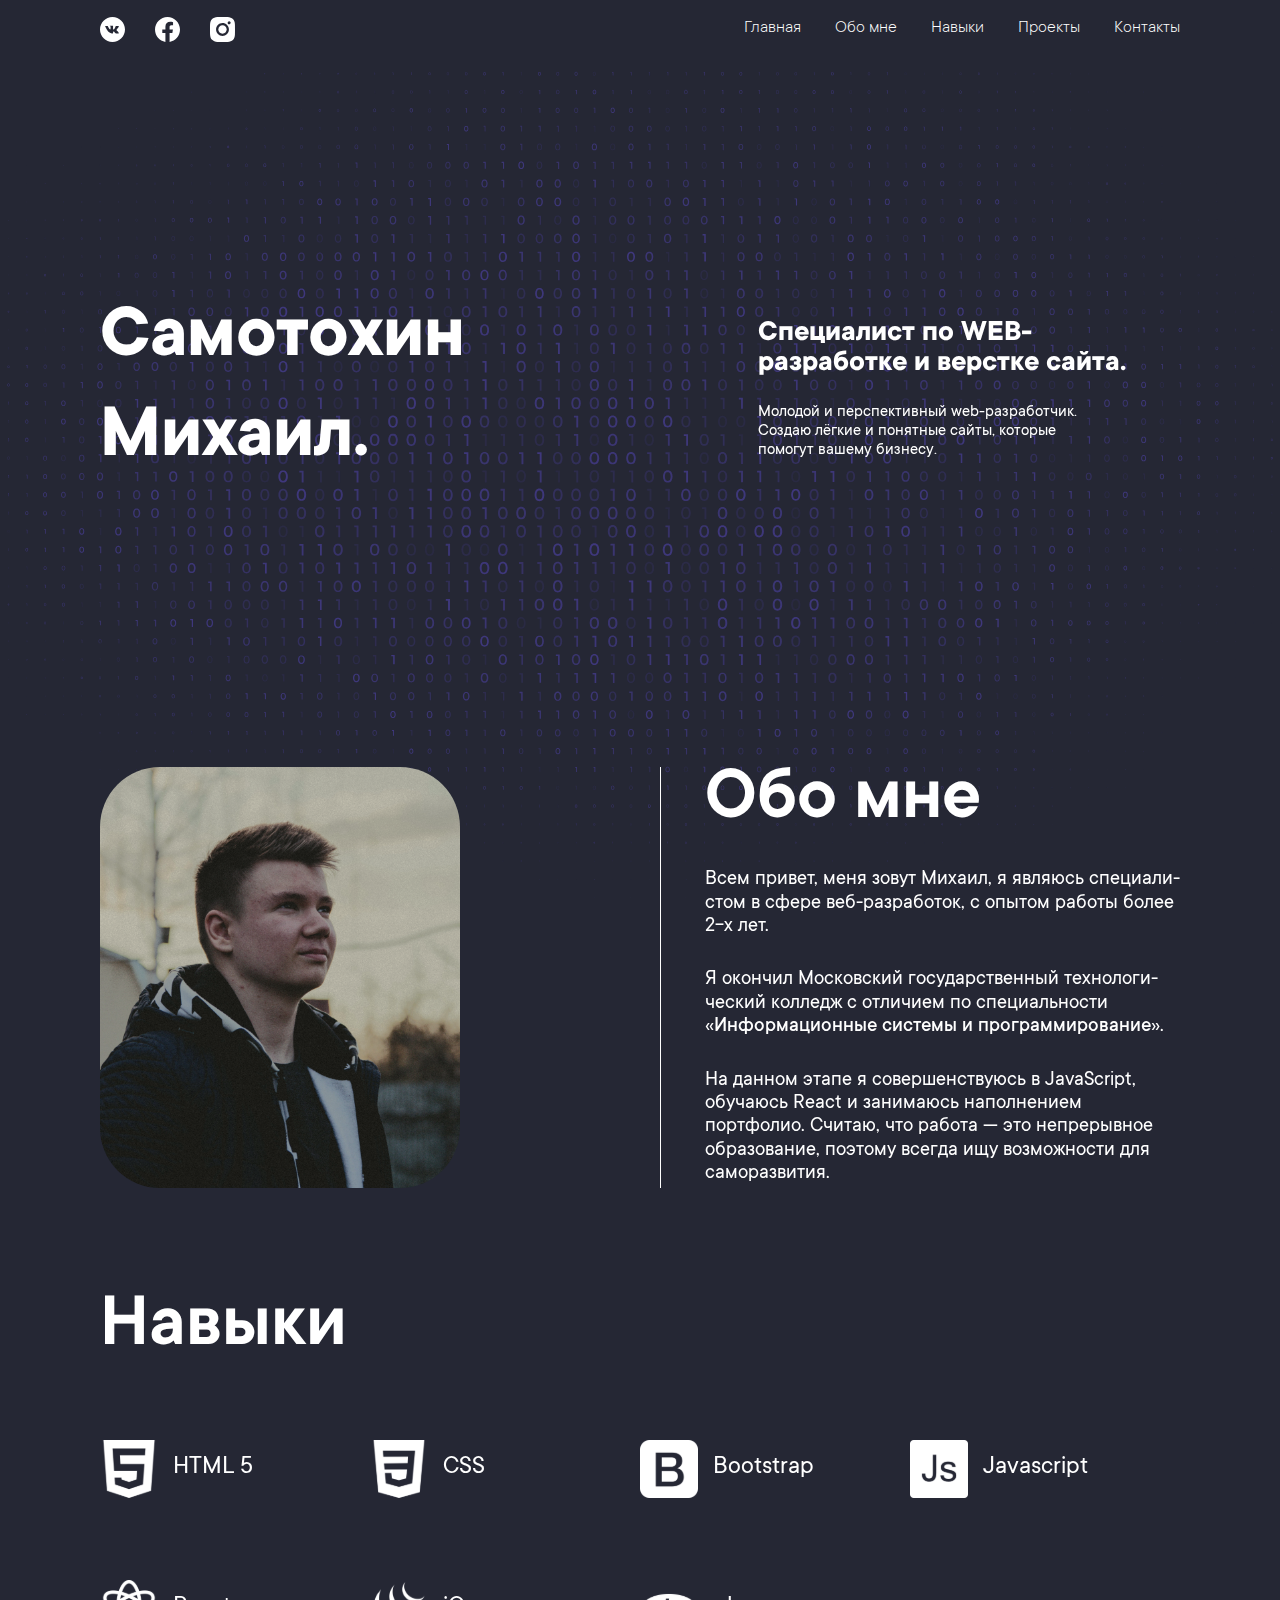
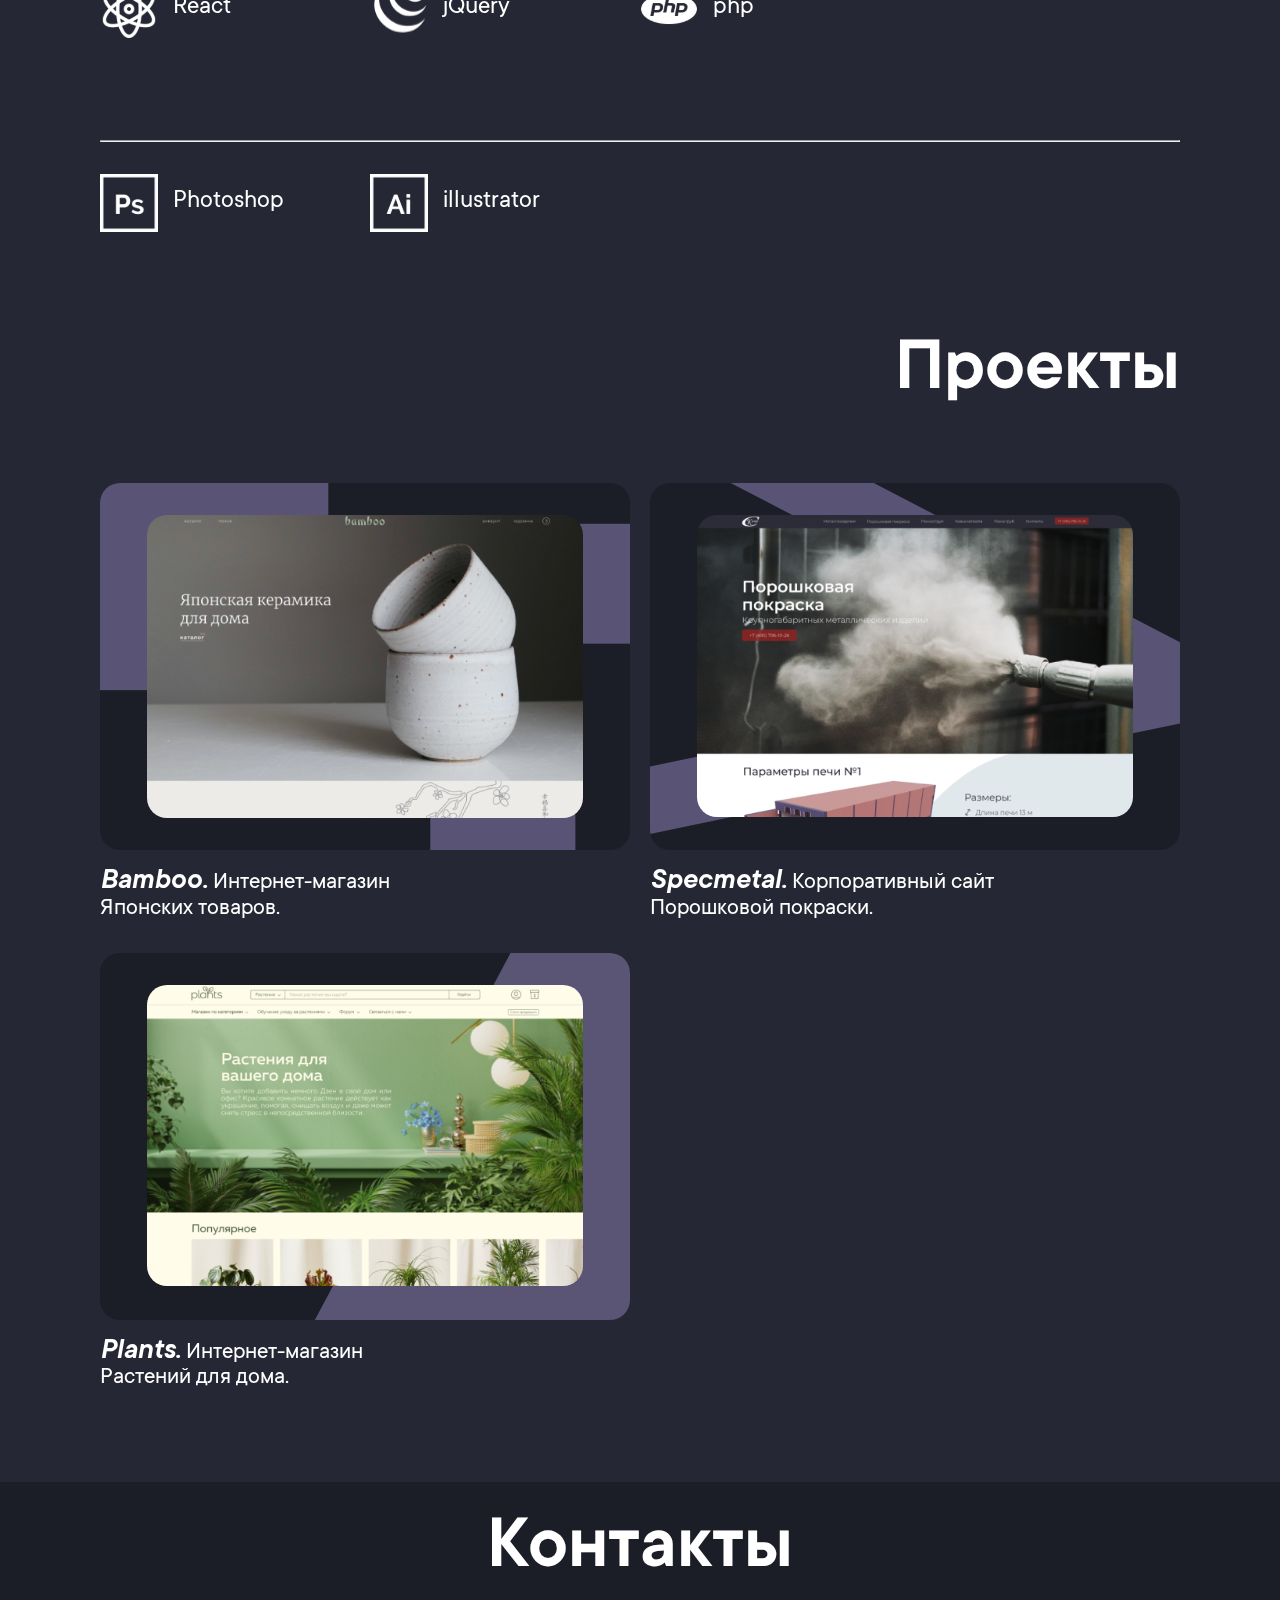
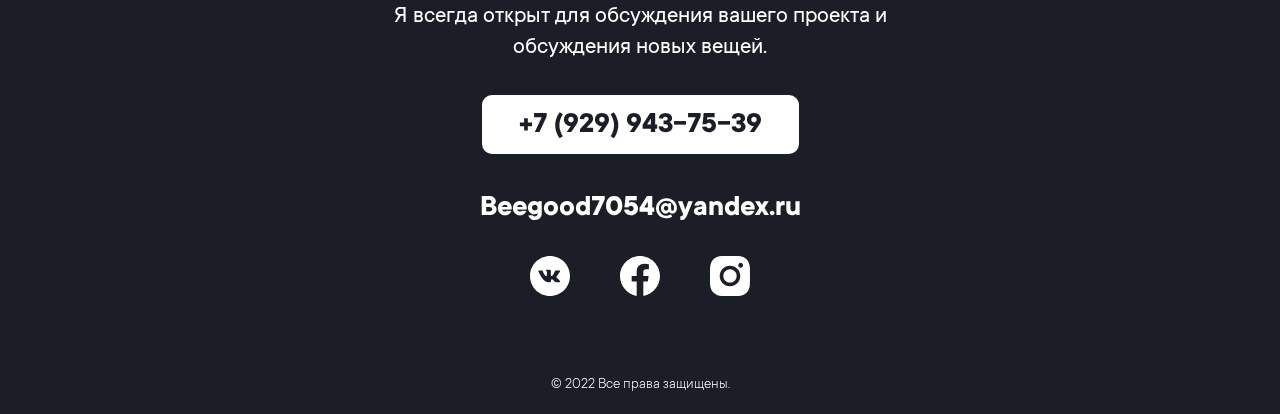
<file: index.html>
<!doctype html><html lang="ru"><head><meta charset="utf-8"/><link href="./favicon.ico" rel="icon"/><meta name="viewport" content="width=device-width,initial-scale=1"/><meta name="theme-color" content="#000000"/><title>Portfolio</title><script defer="defer" src="./static/js/main.cae2dd2f.js"></script><link href="./static/css/main.2ed05f57.css" rel="stylesheet"></head><body><noscript>You need to enable JavaScript to run this app.</noscript><div id="root"></div></body></html>
</file>
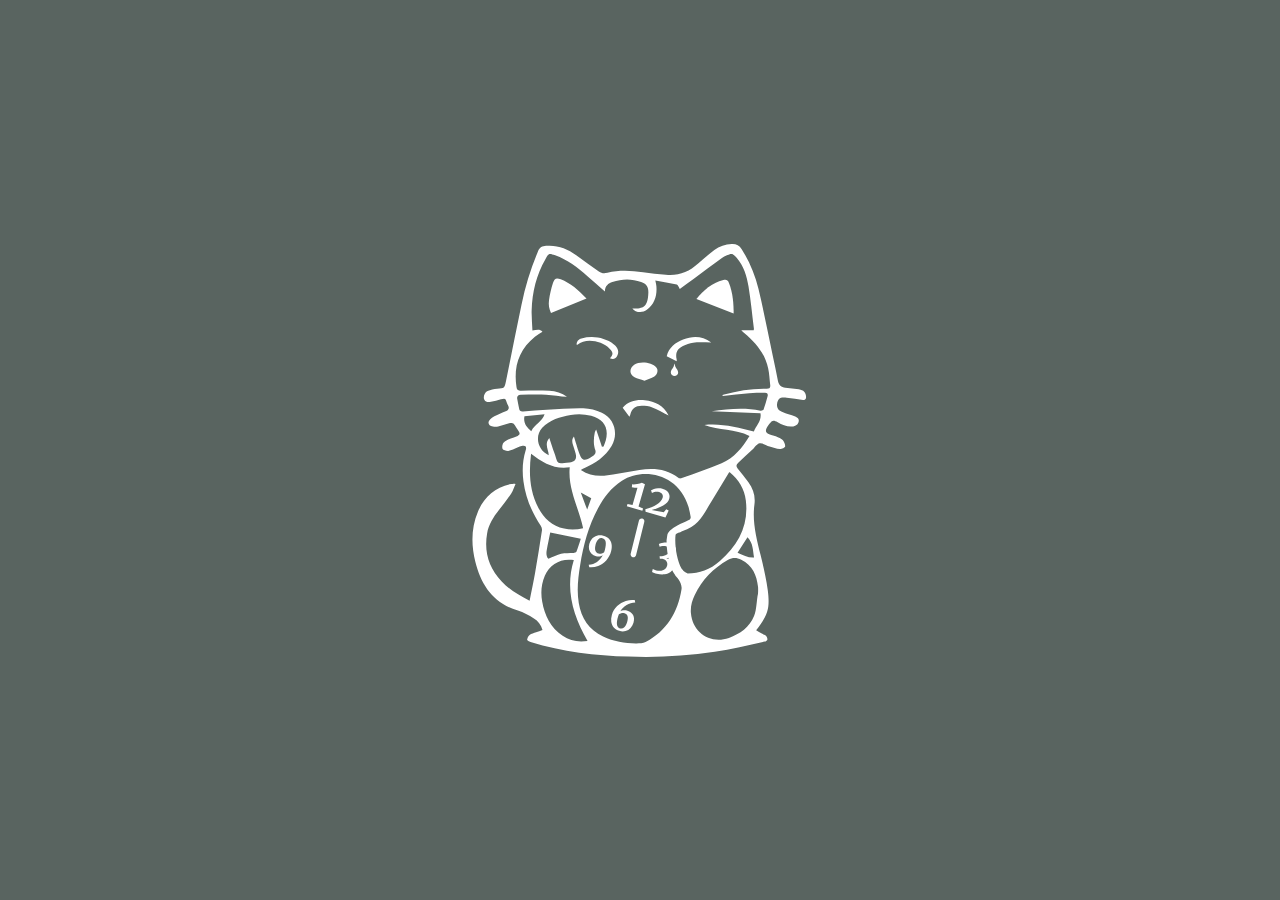
<file: bamboo/index.html>
<!doctype html><html lang="ru"><head><meta charset="utf-8"/><link rel="icon" href="./icon.ico"/><meta name="viewport" content="width=device-width,initial-scale=1"/><meta name="theme-color" content="#000000"/><title>Bamboo</title><script defer="defer" src="./static/js/main.04704eed.js"></script><link href="./static/css/main.f549bb30.css" rel="stylesheet"></head><body><noscript>You need to enable JavaScript to run this app.</noscript><div id="root"></div></body></html>
</file>
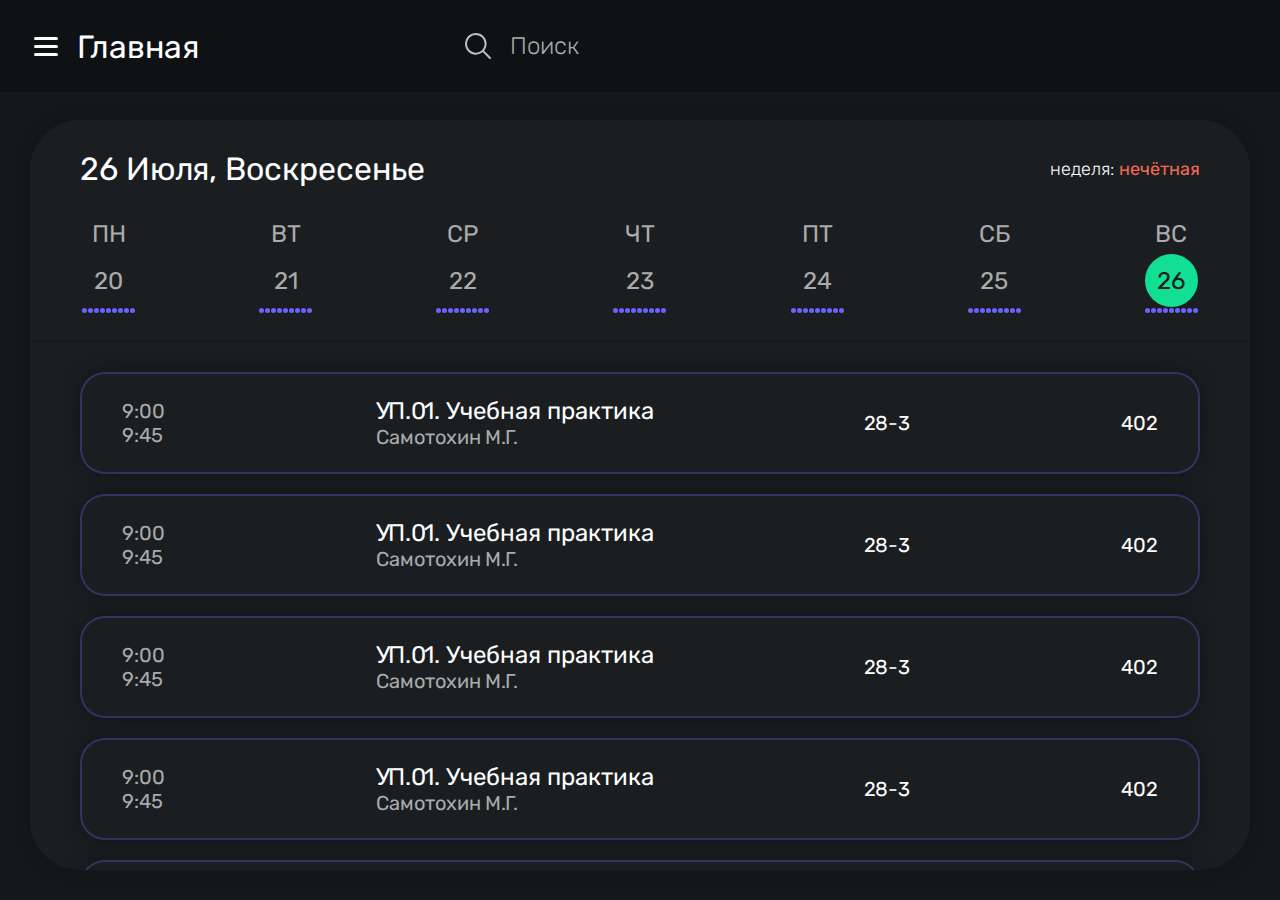
<file: journal/index.html>
<!doctype html><html lang="ru"><head><meta charset="utf-8"/><link href="./icon.svg" rel="icon"/><meta content="width=device-width,initial-scale=1" name="viewport"/><title>ТК №24</title><script defer="defer" src="./static/js/main.19657f70.js"></script><link href="./static/css/main.8934fd70.css" rel="stylesheet"></head><body><noscript>You need to enable JavaScript to run this app.</noscript><div id="root"></div></body></html>
</file>
<file: static/css/main.2ed05f57.css>
@font-face{font-family:TTCommons-Light;font-style:normal;font-weight:300;src:url(../../static/media/TTCommons-Light.68bef59c130f8ab176db.eot);src:local("TT Commons Light"),local("TTCommons-Light"),url(../../static/media/TTCommons-Light.68bef59c130f8ab176db.eot?#iefix) format("embedded-opentype"),url(../../static/media/TTCommons-Light.7380df232a2004b6ac52.woff) format("woff"),url(../../static/media/TTCommons-Light.247843dc46ab2495648b.ttf) format("truetype")}@font-face{font-family:TTCommons-Medium;font-style:normal;font-weight:500;src:url(../../static/media/TTCommons-Medium.a1429a55638f728f75d1.eot);src:local("TT Commons Medium"),local("TTCommons-Medium"),url(../../static/media/TTCommons-Medium.a1429a55638f728f75d1.eot?#iefix) format("embedded-opentype"),url(../../static/media/TTCommons-Medium.8e7d7a3962646adbad25.woff) format("woff"),url(../../static/media/TTCommons-Medium.e1e7a9ea102531b6154b.ttf) format("truetype")}@font-face{font-family:TTCommons-Regular;font-style:normal;font-weight:400;src:url(../../static/media/TTCommons-Regular.10743fc2c600aecb7c67.eot);src:local("TT Commons Regular"),local("TTCommons-Regular"),url(../../static/media/TTCommons-Regular.10743fc2c600aecb7c67.eot?#iefix) format("embedded-opentype"),url(../../static/media/TTCommons-Regular.6e64b30e835e5872e224.woff) format("woff"),url(../../static/media/TTCommons-Regular.7d4f044123cf9b20c11b.ttf) format("truetype")}@font-face{font-family:TTCommons-DemiBoldItalic;font-style:italic;font-weight:600;src:url(../../static/media/TTCommons-DemiBoldItalic.3a6ba1bb3e7f1c9dc89e.eot);src:local("TT Commons DemiBold Italic"),local("TTCommons-DemiBoldItalic"),url(../../static/media/TTCommons-DemiBoldItalic.3a6ba1bb3e7f1c9dc89e.eot?#iefix) format("embedded-opentype"),url(../../static/media/TTCommons-DemiBoldItalic.f48970bd68b54415884b.woff) format("woff"),url(../../static/media/TTCommons-DemiBoldItalic.940b167ed7663fd2f8df.ttf) format("truetype")}@font-face{font-family:TTCommons-Bold;font-style:normal;font-weight:700;src:url(../../static/media/TTCommons-Bold.9ed9325143774376d80c.eot);src:local("TT Commons Bold"),local("TTCommons-Bold"),url(../../static/media/TTCommons-Bold.9ed9325143774376d80c.eot?#iefix) format("embedded-opentype"),url(../../static/media/TTCommons-Bold.c132784381576602574d.woff) format("woff"),url(../../static/media/TTCommons-Bold.f09d3ba8cff6356c28de.ttf) format("truetype")}@font-face{font-family:TTCommons-DemiBold;font-style:normal;font-weight:600;src:url(../../static/media/TTCommons-DemiBold.5fa9cb017707970d713d.eot);src:local("TT Commons DemiBold"),local("TTCommons-DemiBold"),url(../../static/media/TTCommons-DemiBold.5fa9cb017707970d713d.eot?#iefix) format("embedded-opentype"),url(../../static/media/TTCommons-DemiBold.a79cfe14ac6154bba39a.woff) format("woff"),url(../../static/media/TTCommons-DemiBold.9f852ebba6edd14a36a9.ttf) format("truetype")}.src_bcg__AqFQ7{background-image:url(../../static/media/bcg.1707f67a67e9f4281797.svg);background-position:center 30%;background-repeat:no-repeat;background-size:cover;bottom:0;position:fixed;top:0;width:100%;z-index:-9999}body{-webkit-font-smoothing:antialiased;-moz-osx-font-smoothing:grayscale;background:#252734;box-sizing:border-box;font-family:-apple-system,BlinkMacSystemFont,Segoe UI,Roboto,Oxygen,Ubuntu,Cantarell,Fira Sans,Droid Sans,Helvetica Neue,sans-serif}*{margin:0;padding:0}code{font-family:source-code-pro,Menlo,Monaco,Consolas,Courier New,monospace}a{color:#000;display:inline-block;text-decoration:none}img{vertical-align:middle}a:active,a:hover{color:#000}h1,h2,h3,h4,h5,h6{font-weight:400;margin-top:0}h1,h2,h3,h4,h5,h6,p{color:#000;margin-bottom:0}ul{list-style:none;margin-bottom:0}::-webkit-scrollbar{height:12px;width:12px}::-webkit-scrollbar-thumb{background-color:#252734}::-webkit-scrollbar-track{background:#4e4e59}.headerCss_descriptionWrapper__1U55x{align-items:center;display:grid;grid-template-areas:"fullName description";grid-template-columns:-webkit-min-content 1fr;grid-template-columns:min-content 1fr;margin-top:355px}.headerCss_descriptionWrapper__1U55x p{color:#fff}.headerCss_description__6rrYA{grid-area:description;justify-self:end;width:calc(15vw + 230px)}.headerCss_description__6rrYA p:first-child{font-family:TTCommons-Bold,sans-serif;font-size:calc(17px + 1vw);line-height:calc(17px + 1vw)}.headerCss_description__6rrYA p:nth-child(2){font-family:TTCommons-Regular,sans-serif;font-size:calc(11px + .5vw);line-height:calc(12.5px + .5vw);margin-top:25px}.headerCss_fullName__7wV94{grid-area:fullName}.headerCss_fullName__7wV94 p{font-family:TTCommons-Bold,sans-serif;font-size:calc(39px + 3vw);line-height:calc(62px + 3vw)}@media(max-width:1280px){.headerCss_descriptionWrapper__1U55x{margin-top:290px}}@media(max-width:1046px){.headerCss_description__6rrYA{width:calc(15vw + 250px)}}@media(max-width:1024px){.headerCss_descriptionWrapper__1U55x{margin-top:240px}}@media(max-width:828px){.headerCss_descriptionWrapper__1U55x{align-items:center;grid-template-areas:". fullName ." ". description .";grid-template-columns:auto -webkit-min-content auto;grid-template-columns:auto min-content auto;text-align:center}.headerCss_description__6rrYA{margin-top:35px}.headerCss_fullName__7wV94 p{line-height:calc(42px + 3vw)}.headerCss_description__6rrYA p:nth-child(2){margin-top:10px}}@media(max-width:768px){.headerCss_descriptionWrapper__1U55x{margin-top:200px}}@media(max-width:425px){.headerCss_descriptionWrapper__1U55x{margin-top:170px}}.wrapperCss_container__HTz-Z{display:grid;grid-template-areas:". content .";grid-template-columns:10px 1fr 10px;height:100%}.wrapperCss_content__gDe7O{grid-area:content;width:100%}@media(min-width:320px){.wrapperCss_container__HTz-Z{grid-template-columns:10px 1fr 10px}}@media(min-width:768px){.wrapperCss_container__HTz-Z{grid-template-columns:50px 1fr 50px}}@media(min-width:1280px){.wrapperCss_container__HTz-Z{grid-template-columns:100px 1fr 100px}}@media(min-width:1920px){.wrapperCss_container__HTz-Z{grid-template-columns:minmax(300px,auto) minmax(auto,1920px) minmax(300px,auto)}}.section-firstCss_aboutMeWrapper__RXx9r{align-items:center;display:grid;grid-template-areas:"photo aboutMe";grid-template-columns:1fr 1fr;margin-top:330px;position:relative}.section-firstCss_aboutMeWrapper__RXx9r p{color:#fff}.section-firstCss_photo__-Pg7m{border-radius:60px;grid-area:photo;margin-right:180px;margin-top:16px}.section-firstCss_photo__-Pg7m img{border-radius:60px;display:block;height:auto;max-width:100%}.section-firstCss_aboutMe__C0lU\+{align-self:start;grid-area:aboutMe;height:100%;justify-self:end;position:relative}.section-firstCss_aboutMe__C0lU\+:before{border-left:1px solid #fff;bottom:0;content:"";height:calc(100% - 16px);left:-9.4%;position:absolute}.section-firstCss_aboutMeTitle__xqNui p{font-family:TTCommons-DemiBold,sans-serif;font-size:calc(39px + 3vw);line-height:calc(63px + 3vw)}.section-firstCss_aboutMeText__-j6dE{margin-top:16px}.section-firstCss_aboutMeText__-j6dE p{font-family:TTCommons-Regular,sans-serif}.section-firstCss_aboutMeText__-j6dE p:not(:nth-child(3)){margin-bottom:30px}.section-firstCss_aboutMeText__-j6dE span{font-family:TTCommons-Medium,sans-serif}.section-firstCss_aboutMeText__-j6dE p,.section-firstCss_aboutMeText__-j6dE span{font-size:calc(15px + .5vw);line-height:calc(17px + .5vw)}@media(max-width:1024px){.section-firstCss_aboutMeWrapper__RXx9r{align-items:center;grid-template-areas:"photo" "aboutMe";grid-template-columns:1fr;justify-items:center}.section-firstCss_photo__-Pg7m{display:flex;justify-content:center;margin-right:0;margin-top:0}.section-firstCss_photo__-Pg7m img{max-width:80%}.section-firstCss_aboutMe__C0lU\+{align-self:center;height:auto;justify-self:center;margin-top:60px}.section-firstCss_aboutMe__C0lU\+:before{content:none}}@media(max-width:1280px){.section-firstCss_aboutMeWrapper__RXx9r{margin-top:260px}}@media(max-width:1024px){.section-firstCss_aboutMeWrapper__RXx9r{margin-top:200px}.section-firstCss_aboutMeTitle__xqNui{text-align:center}}@media(max-width:768px){.section-firstCss_aboutMeWrapper__RXx9r{margin-top:160px}}@media(max-width:425px){.section-firstCss_aboutMeWrapper__RXx9r{margin-top:130px}.section-firstCss_aboutMeText__-j6dE p{text-align:justify}}.skillsCss_skillsTitle__\+85tL{margin-bottom:60px;margin-top:90px}.skillsCss_skillsTitle__\+85tL p{color:#fff;font-family:TTCommons-DemiBold,sans-serif;font-size:calc(39px + 3vw);line-height:calc(63px + 3vw)}@media(max-width:1024px){.skillsCss_skillsTitle__\+85tL{text-align:center}}@media(max-width:425px){.skillsCss_skillsTitle__\+85tL{margin-bottom:40px;text-align:center}}.skillListCss_skillsWrapper__jFnpk{grid-row-gap:82px;display:grid;grid-template-columns:repeat(4,1fr)}hr{margin-bottom:32px;margin-top:102px}@media(max-width:1024px){.skillListCss_skillsWrapper__jFnpk{grid-row-gap:82px;grid-template-columns:repeat(2,1fr);justify-items:center}}@media(max-width:440px){.skillListCss_skillsWrapper__jFnpk{grid-template-columns:repeat(1,1fr)}}.skillListItemCss_skillsText__lG7\+P{margin-left:15px}.skillListItemCss_skillsText__lG7\+P p{color:#fff;font-family:TTCommons-Regular,sans-serif;font-size:calc(13px + 1vw);line-height:calc(18px + 1vw)}.skillListItemCss_skillsItem__07SAM{align-items:center;display:flex;flex-direction:row}.skillListItemCss_skillsIMG__m-Y17 img{height:auto;max-width:64px}@media(max-width:1280px){.skillListItemCss_skillsIMG__m-Y17 img{max-width:58px}}@media(max-width:1024px){.skillListItemCss_skillsItem__07SAM{width:160px}}@media(max-width:768px){.skillListItemCss_skillsIMG__m-Y17 img{max-width:54px}.skillListItemCss_skillsText__lG7\+P p{margin-top:6px}}@media(max-width:610px){.skillListItemCss_skillsItem__07SAM{width:150px}}.projectsCss_projectsWrapper__66g1h p{color:#fff}.projectsCss_projectsTitle__WoGeg{font-family:TTCommons-DemiBold,sans-serif;font-size:calc(39px + 3vw);line-height:calc(63px + 3vw);margin-top:90px;text-align-last:end}.projectsCss_projectsTitle__WoGeg p{color:#fff}.projectsCss_projectsWrapper__66g1h{grid-row-gap:30px;grid-column-gap:20px;display:grid;grid-template-columns:repeat(2,1fr);justify-items:end;margin-bottom:90px;margin-top:60px}@media(max-width:1024px){.projectsCss_projectsWrapper__66g1h{grid-template-columns:repeat(1,1fr);justify-items:center}.projectsCss_projectsTitle__WoGeg{text-align-last:center}}@media(max-width:425px){.projectsCss_projectsWrapper__66g1h{margin-top:40px}}.projectItemCss_projectsItem__Xh6AR{width:-webkit-fit-content;width:-moz-fit-content;width:fit-content}.projectItemCss_projectsItemBcg__rjv-q{position:relative}.projectItemCss_projectsItemBcg__rjv-q img{border-radius:20px;height:auto;max-width:100%}.projectItemCss_projectsItemProject__W4-V8{bottom:32px;left:47px;position:absolute;right:47px;top:32px}.projectItemCss_projectsItemText__wktFD p{font-family:TTCommons-Regular,sans-serif;font-size:calc(11px + 1vw);line-height:calc(13px + 1vw);margin-top:20px}.projectItemCss_projectsItemText__wktFD span{font-family:TTCommons-DemiBoldItalic,sans-serif;font-size:calc(17px + 1vw);line-height:calc(13px + 1vw)}@media(max-width:470px){.projectItemCss_projectsItemProject__W4-V8{bottom:22px;left:32px;right:32px;top:22px}}nav{background-color:#252734;padding-bottom:15px;padding-top:15px;position:fixed;-webkit-transform:translateY(0);transform:translateY(0);width:100%;z-index:9999}.navCss_hidden__l8p1c,nav{transition:-webkit-transform .2s;transition:transform .2s;transition:transform .2s,-webkit-transform .2s}.navCss_hidden__l8p1c{-webkit-transform:translateY(-100%);transform:translateY(-100%)}.navCss_navigation__vOGh\+{align-items:center;display:grid;grid-template-areas:"logos menu cross";grid-template-columns:minmax(-webkit-max-content,1fr) minmax(-webkit-max-content,1fr);grid-template-columns:minmax(max-content,1fr) minmax(max-content,1fr)}.navCss_cross__WIche{cursor:pointer;display:none;grid-area:cross;height:12px;position:relative;width:20px}.navCss_cross__WIche:after,.navCss_cross__WIche:before{background-color:#fff;content:"";height:2px;position:absolute;width:100%}.navCss_cross__WIche:before{top:10%;transition:top .15s .15s,-webkit-transform .15s;transition:transform .15s,top .15s .15s;transition:transform .15s,top .15s .15s,-webkit-transform .15s}.navCss_cross__WIche:after{bottom:10%;transition:bottom .15s .15s,-webkit-transform .15s;transition:transform .15s,bottom .15s .15s;transition:transform .15s,bottom .15s .15s,-webkit-transform .15s}.navCss_active__I0wvf.navCss_cross__WIche:before{top:50%;-webkit-transform:translateY(-50%) rotate(-45deg);transform:translateY(-50%) rotate(-45deg);transition:top .15s,-webkit-transform .15s .15s;transition:top .15s,transform .15s .15s;transition:top .15s,transform .15s .15s,-webkit-transform .15s .15s}.navCss_active__I0wvf.navCss_cross__WIche:after{bottom:50%;-webkit-transform:translateY(50%) rotate(45deg);transform:translateY(50%) rotate(45deg);transition:bottom .2s,-webkit-transform .15s .15s;transition:bottom .2s,transform .15s .15s;transition:bottom .2s,transform .15s .15s,-webkit-transform .15s .15s}@media(max-width:768px){.navCss_cross__WIche{display:block;margin-right:-10px}}@media(max-width:767px){.navCss_cross__WIche{margin-right:30px}}.navLogoCss_logos__U6V8b{grid-area:logos;justify-self:start}.navLogoCss_logos__U6V8b ul{display:flex}.navLogoCss_logos__U6V8b ul a{color:#fff}.navLogoCss_logos__U6V8b li:not(:last-child){margin-right:30px}.navLogoCss_logos__U6V8b img{height:auto;max-width:25px}@media(max-width:768px){.navLogoCss_logos__U6V8b{margin-left:-10px}.navLogoCss_logos__U6V8b img{max-width:20px}}@media(max-width:767px){.navLogoCss_logos__U6V8b{margin-left:30px}}.navLinkCss_menu__75lEc{grid-area:menu;justify-self:end}.navLinkCss_menu__75lEc ul{display:flex}.navLinkCss_menu__75lEc ul a{color:#fff}.navLinkCss_menu__75lEc li:not(:nth-child(5)){margin-right:34px}.navLinkCss_menu__75lEc li a{font-family:TTCommons-Light,sans-serif;font-size:calc(5px + 1vw);line-height:28px;position:relative}.navLinkCss_menu__75lEc li a:after{border-bottom:1px solid #fff;bottom:-4px;content:"";display:block;opacity:0;position:absolute;width:100%}.navLinkCss_menu__75lEc li a:hover:after{opacity:100%;transition:opacity .6s ease}@media(max-width:768px){.navLinkCss_menu__75lEc{background:#252734;position:absolute;right:0;top:-30px;-webkit-transform:translateY(-100%);transform:translateY(-100%);transition:-webkit-transform .2s;transition:transform .2s;transition:transform .2s,-webkit-transform .2s;width:260px}.navLinkCss_menu__75lEc ul{flex-direction:column;margin:70px 0 35px 45px}.navLinkCss_menu__75lEc li a{font-family:TTCommons-Light,sans-serif;font-size:calc(12px + 1vw);line-height:28px}.navLinkCss_menu__75lEc li:not(:last-child){margin-bottom:20px}.navLinkCss_active__KyYnW.navLinkCss_menu__75lEc{-webkit-transform:translateY(0);transform:translateY(0);transition:-webkit-transform .2s;transition:transform .2s;transition:transform .2s,-webkit-transform .2s}}@media(max-width:320px){.navLinkCss_menu__75lEc{width:100%}}footer{background-color:#1c1e27}.footerCss_contacts__06T\+x{align-items:center;display:flex;flex-direction:column;margin-top:18px}.footerCss_contacts__06T\+x p{color:#fff}.footerCss_contacts__06T\+x p:first-child{font-family:TTCommons-DemiBold,sans-serif;font-size:calc(39px + 3vw);line-height:calc(63px + 3vw)}.footerCss_contacts__06T\+x p:nth-child(2){font-family:TTCommons-Regular,sans-serif;font-size:calc(11px + 1vw);line-height:calc(19px + 1vw);text-align:center}.footerCss_contacts__06T\+x p.footerCss_mail__rcHxi{font-family:TTCommons-Bold,sans-serif;font-size:calc(17px + 1vw);line-height:calc(19px + 1vw);margin-top:40px}.footerCss_number__PTB16{background:#fff;border-radius:10px;margin-top:30px}.footerCss_number__PTB16 a{color:#1c1e27;font-family:TTCommons-Bold,sans-serif;font-size:calc(17px + 1vw);line-height:calc(19px + 1vw);padding:16px 57px 11px}.footerCss_logos__mUkq1{margin-top:30px}.footerCss_logos__mUkq1 ul{display:flex;flex-direction:row}.footerCss_logos__mUkq1 ul li:not(:nth-child(3)){margin-right:50px}.footerCss_logos__mUkq1 img{height:auto;max-width:50px}.footerCss_rights__yCHL7{margin-bottom:20px;margin-top:80px;text-align:center}.footerCss_rights__yCHL7 p{color:#fff;font-family:TTCommons-Light,sans-serif;font-size:calc(9px + .5vw);line-height:calc(12px + .5vw)}@media(max-width:1280px){.footerCss_logos__mUkq1 img{max-width:calc(27px + 1vw)}.footerCss_number__PTB16 a{padding:16px 37px 11px}}@media(max-width:768px){.footerCss_logos__mUkq1 ul li:not(:nth-child(3)){margin-right:35px}.footerCss_number__PTB16 a{padding:13px 27px 8px}}.nav-content-footerLayoutCss_blur__uRmQ5{-webkit-filter:blur(5px);filter:blur(5px)}
/*# sourceMappingURL=main.2ed05f57.css.map*/
</file>
<file: bamboo/static/css/main.f549bb30.css>
.app_container__WgZSI{align-items:center;display:grid;grid-template-areas:"leftZero content rightZero";grid-template-columns:150px 1fr 150px;height:100%;justify-items:center}.app_content__UOkXA{grid-area:content;width:100%}@media(min-width:320px){.app_container__WgZSI{grid-template-columns:10px 1fr 10px}}@media(min-width:768px){.app_container__WgZSI{grid-template-columns:20px 1fr 20px}}@media(min-width:1280px){.app_container__WgZSI{grid-template-columns:50px 1fr 50px}}@media(min-width:1600px){.app_container__WgZSI{grid-template-columns:100px 1fr 100px}}@media(min-width:1920px){.app_container__WgZSI{grid-template-columns:150px 1fr 150px}}@media(min-width:2560px){.app_container__WgZSI{grid-template-columns:minmax(300px,auto) minmax(auto,1920px) minmax(300px,auto)}}.nav_searchingForm__-vhzC{width:100%}.nav_dropDownCenter__uSsaV{-webkit-transform:translateY(calc(50vh - 113px));transform:translateY(calc(50vh - 113px))}.nav_inputWrapper__kpmTc{position:relative}.nav_input__qFxPC{background:0 0;border:none;color:#fff;font-size:20px;height:30px;line-height:25px;margin-top:30px;outline:0;width:calc(100% - 40px)}.nav_button__v53n\+{background:url(../../static/media/Rectangle%20118.c5ac48c2860165e5dd83.svg) no-repeat;background-size:cover;border:0;cursor:pointer;height:20px;margin-top:2px;opacity:.6;overflow:hidden;position:absolute;right:0;top:50%;transition:opacity .15s ease-in-out;width:40px}.nav_button__v53n\+:before{background:url(../../static/media/Arrow%202.2b21e6e4d79129ba1991.svg) no-repeat;background-size:cover;content:"";height:6px;left:56%;margin-left:-10px;position:absolute;top:5px;width:16px}.nav_underlineSearching__sBEZv{width:100%}.nav_sizeBoth__Q8tZq{background-color:transparent;height:60px;position:fixed;top:0;transition:background-color .1s ease-in-out;width:100%;z-index:50}.nav_sizeBoth__Q8tZq.nav_active__SoWQf{background-color:#edece9;transition:background-color .1s ease-in-out}.nav_col3__7g9O7{align-items:center;display:grid;grid-template-columns:2fr 1fr 2fr;justify-items:center;width:100%}.nav_leftSideNav__XvfTY{justify-self:start}.nav_leftSideNav__XvfTY li{cursor:pointer;margin-right:75px}.nav_rightSideNav__n0BqW li{cursor:pointer}.nav_leftSideNav__XvfTY,.nav_rightSideNav__n0BqW{align-items:center;display:flex}.nav_rightSideNav__n0BqW{justify-self:end}.nav_rightSideNav__n0BqW li:first-child{margin-left:0}.nav_midNav__wVFzX{line-height:0;margin-top:5px}.nav_nav__yGIWQ.nav_active__SoWQf{color:#323942}.nav_nav__yGIWQ{color:#fff;font-size:18px;letter-spacing:.05em;line-height:22px;list-style:none}.nav_nav__yGIWQ *{font-family:Montserrat-Light,sans-serif}.nav_busketOuter__\+WW8y{border:1px solid #fff;border-radius:50%;height:32px;position:relative;width:32px}.nav_busketOuter__\+WW8y.nav_active__SoWQf{border-color:#323942}.nav_busketInner__IP5rP{left:50%;padding-left:1px;position:absolute;top:50%;-webkit-transform:translate(-49%,-48%);transform:translate(-49%,-48%)}.nav_seacatacc__DpPgz{background-color:#596460;bottom:0;cursor:default;left:0;position:fixed;right:0;top:0;-webkit-transform:translateY(-100%);transform:translateY(-100%);z-index:1}.nav_seacatacccrossWrapper__ZS\+j6{align-items:center;display:flex;height:51px;justify-content:flex-end}.nav_seacatacccrossWrapper__ZS\+j6 div{cursor:pointer;margin-right:8px;margin-top:2px;visibility:hidden}.nav_nav__yGIWQ .nav_leftSideNav__XvfTY li>div:first-child,.nav_nav__yGIWQ .nav_rightSideNav__n0BqW li>div:first-child{transition:opacity .15s ease-in}.nav_nav__yGIWQ .nav_leftSideNav__XvfTY li>div:first-child:hover,.nav_nav__yGIWQ .nav_rightSideNav__n0BqW li>div:first-child:hover{opacity:.5}.nav_viewOff__uO-wO{-webkit-animation:nav_viewOff__uO-wO .1s ease-in-out;animation:nav_viewOff__uO-wO .1s ease-in-out}@-webkit-keyframes nav_viewOn__4RW8b{0%{background-color:transparent}to{background-color:#edece9}}@keyframes nav_viewOn__4RW8b{0%{background-color:transparent}to{background-color:#edece9}}@-webkit-keyframes nav_viewOff__uO-wO{0%{background-color:#edece9}to{background-color:transparent}}@keyframes nav_viewOff__uO-wO{0%{background-color:#edece9}to{background-color:transparent}}.nav_button__v53n\+:hover{opacity:1}.nav_button__v53n\+:before{-webkit-animation:nav_backArrow__6IhlW .5s cubic-bezier(0,.31,.88,.99);animation:nav_backArrow__6IhlW .5s cubic-bezier(0,.31,.88,.99)}.nav_button__v53n\+:hover:before{-webkit-animation:nav_forwardArrow__Eajcz .5s cubic-bezier(.68,.01,1,1);animation:nav_forwardArrow__Eajcz .5s cubic-bezier(.68,.01,1,1)}@-webkit-keyframes nav_forwardArrow__Eajcz{0%,to{-webkit-transform:translateX(0);transform:translateX(0)}25%{-webkit-transform:translateX(150%);transform:translateX(150%)}25.1%{-webkit-transform:translateX(-150%);transform:translateX(-150%);visibility:hidden}25.2%{visibility:visible}50.8%{-webkit-transform:translateX(0);transform:translateX(0)}}@keyframes nav_forwardArrow__Eajcz{0%,to{-webkit-transform:translateX(0);transform:translateX(0)}25%{-webkit-transform:translateX(150%);transform:translateX(150%)}25.1%{-webkit-transform:translateX(-150%);transform:translateX(-150%);visibility:hidden}25.2%{visibility:visible}50.8%{-webkit-transform:translateX(0);transform:translateX(0)}}@-webkit-keyframes nav_backArrow__6IhlW{0%,to{-webkit-transform:translateX(0);transform:translateX(0)}25%{-webkit-transform:translateX(-150%);transform:translateX(-150%)}25.1%{-webkit-transform:translateX(150%);transform:translateX(150%);visibility:hidden}25.2%{visibility:visible}50.8%{-webkit-transform:translateX(0);transform:translateX(0)}}@keyframes nav_backArrow__6IhlW{0%,to{-webkit-transform:translateX(0);transform:translateX(0)}25%{-webkit-transform:translateX(-150%);transform:translateX(-150%)}25.1%{-webkit-transform:translateX(150%);transform:translateX(150%);visibility:hidden}25.2%{visibility:visible}50.8%{-webkit-transform:translateX(0);transform:translateX(0)}}@media(min-width:320px){.nav_button__v53n\+{height:16px;margin-top:7px;right:0;width:32px}.nav_seacatacccrossWrapper__ZS\+j6 div{margin-right:42px;margin-top:8px}.nav_leftSideNav__XvfTY,.nav_tabletAcc__jZZpY,.nav_tabletTrash__d\+onL{display:none}.nav_mobileAcc__VVYg0,.nav_mobileBurgMenu__WJloF,.nav_mobileSearch__6QiuK{display:block;line-height:0;-webkit-transform:scale(.9);transform:scale(.9)}.nav_mobileAcc__VVYg0.nav_active__SoWQf,.nav_mobileBurgMenu__WJloF.nav_active__SoWQf,.nav_mobileSearch__6QiuK.nav_active__SoWQf{-webkit-filter:invert(72%);filter:invert(72%)}.nav_rightSideNav__n0BqW{margin-top:0}.nav_rightSideNav__n0BqW img{height:auto;width:100%}.nav_rightSideNav__n0BqW li{margin-left:12px}.nav_col3__7g9O7{grid-template-columns:1fr 1.3fr}.nav_midNav__wVFzX{justify-self:flex-start;margin-top:0}.nav_midNav__wVFzX img{height:auto;width:100%}.nav_busketWrapper__kaP1C{-webkit-transform:scale(.9);transform:scale(.9)}}@media(min-width:420px){.nav_nav__yGIWQ{margin-top:5px}.nav_button__v53n\+{margin-top:7px;right:0}.nav_seacatacccrossWrapper__ZS\+j6 div{margin-top:18px}.nav_rightSideNav__n0BqW{margin-top:5px}.nav_busketInner__IP5rP{-webkit-transform:translate(-50%,-49%);transform:translate(-50%,-49%)}}@media(min-width:768px){.nav_button__v53n\+{right:0}.nav_seacatacccrossWrapper__ZS\+j6 div{margin-right:60px}.nav_rightSideNav__n0BqW li{margin-left:30px}}@media(min-width:1024px){.nav_button__v53n\+{margin-top:6px}.nav_seacatacccrossWrapper__ZS\+j6 div{margin-right:9px;margin-top:12px}.nav_nav__yGIWQ,.nav_nav__yGIWQ .nav_rightSideNav__n0BqW{margin-top:0}.nav_nav__yGIWQ .nav_midNav__wVFzX{justify-self:center}.nav_busketInner__IP5rP{-webkit-transform:translate(-48%,-49%);transform:translate(-48%,-49%)}.nav_leftSideNav__XvfTY,.nav_tabletAcc__jZZpY,.nav_tabletTrash__d\+onL{display:flex}.nav_mobileAcc__VVYg0,.nav_mobileBurgMenu__WJloF,.nav_mobileSearchLI__RfDn1,.nav_mobileSearch__6QiuK{display:none}.nav_col3__7g9O7{grid-template-columns:2fr 1fr 2fr}.nav_rightSideNav__n0BqW li{margin-left:55px}.nav_leftSideNav__XvfTY li{margin-right:55px}}@media(min-width:1280px){.nav_button__v53n\+{height:17px;margin-top:7px;right:0;width:34px}.nav_button__v53n\+:before{height:7px;left:54%;top:5px;width:18px}.nav_rightSideNav__n0BqW li{margin-left:73px}.nav_leftSideNav__XvfTY li{margin-right:73px}}@media(min-width:1600px){.nav_rightSideNav__n0BqW li{margin-left:75px}.nav_leftSideNav__XvfTY li{margin-right:75px}}@media(min-width:2560px){.nav_busketInner__IP5rP{-webkit-transform:translate(-48%,-46%);transform:translate(-48%,-46%)}}.main_bcg__qy\+lt{background:url(../../static/media/Bg.d05f03e40342c8f859f9.jpg) no-repeat 50%;background-size:cover;height:1080px}.main_marginTop__hFp-o{margin-top:332px}.main_headerText__-5C7b{color:#fff;font-size:64px;line-height:80px}.main_linkWrapper__G1qCn{align-self:flex-end;cursor:pointer;display:flex;flex-direction:column;width:-webkit-fit-content;width:-moz-fit-content;width:fit-content}.main_linkAmountItemsInCatalog__GQdzs{align-self:flex-end;color:#fff;font-family:Montserrat-Medium,sans-serif;font-size:14px;line-height:14px;margin-right:-20px;opacity:.4}.main_linkText__rDX-G{color:#fff;font-family:Montserrat-SemiBold,sans-serif;font-size:24px;letter-spacing:.05em;line-height:20px;margin-top:-6px}.main_linkLine__NTMZc{border:0;border-bottom:1px solid #323942;margin-left:2px;margin-top:4px;width:103px}.main_col2__\+fQ0R{display:grid;grid-template-columns:repeat(2,1fr)}.main_col2Cat__ZDAPz,.main_col2Stones__MYxZn{display:grid;grid-template-columns:1fr 1fr}.main_sec1CarouselCeramicTop__s\+Mx5{grid-column-gap:20px;display:grid;grid-template-areas:"title catalog";grid-template-columns:1fr 1.41fr;margin-bottom:10px;position:relative}.main_sec1Title__3ozHS{color:#323942;font-size:48px;justify-self:flex-start;letter-spacing:.05em;line-height:80px}.main_sec1Black__syEp-{color:#323942}.main_sec1LinkWrapper__2k4Km{justify-self:flex-start;margin-bottom:22px}.main_sec1Card__RDzKS img{height:auto;width:100%}.main_sec1CardName__W3diB,.main_sec1CardPrice__S1Xqf{color:#323942;font-family:Montserrat-SemiBold,sans-serif;font-size:20px;letter-spacing:.05em;line-height:24px}.main_sec1TextCmp__8CbBP{font-size:20px;line-height:25px;width:-webkit-fit-content;width:-moz-fit-content;width:fit-content}.main_sec1TextCmpAb__E-1hE,.main_sec1TextCmp__8CbBP{align-self:flex-end;color:#323942;margin-bottom:145px}.main_sec1TextCmpAb__E-1hE{font-size:28px;justify-self:flex-end;letter-spacing:.05em;line-height:35px}.main_sec1Stones__gRR4\+{align-self:center;height:auto;margin-bottom:43px;margin-top:30px;opacity:.6;width:100%}.main_sec2__bnWRd img{height:auto;width:100%}.main_sec2__bnWRd div{line-height:0;margin-left:50px;margin-right:50px}.main_sec3Title__GX8Jh{align-self:flex-end;color:#323942;font-size:48px;letter-spacing:.05em;line-height:60px;margin-bottom:60px}.main_sec3CatgCardCatg__fWgsG{color:#323942;font-size:36px;letter-spacing:.05em;line-height:60px}.main_button__F5rep{background:url(../../static/media/Rectangle%20118.60363aadc566894d509f.svg) no-repeat;background-size:cover;border:0;cursor:pointer;height:20px;margin-left:20px;margin-top:4px;width:40px}.main_button__F5rep:before{background:url(../../static/media/Arrow%202.9171674faf5cdd9da41e.svg);background-size:cover;content:"";height:0;left:50%;margin-left:-10px;position:absolute;top:1px;width:20px}.main_sec3PHCat__Anh8v{align-items:center;display:flex;line-height:0;margin-right:30px;width:100%}.main_sec3PHCat__Anh8v img{height:auto;width:100%}.main_sec3CityWrapper__RBqe6{margin-top:90px}.main_sec3CityInsideWrapper__1qw96{grid-area:content;position:relative}.main_sec3CityInsideWrapper__1qw96 hr{border-right-color:#323942;height:100%;left:-60px;opacity:.11;position:absolute;top:0}.main_sec3City__Fg5pB{display:grid;grid-template-areas:"left-zero content";grid-template-columns:1fr 1fr}.main_sec3Japan__vLyjH{line-height:0;-webkit-transform:translateX(-68%);transform:translateX(-68%)}.main_sec3Japan__vLyjH img{height:auto;opacity:.6;-webkit-transform:rotate(8deg);transform:rotate(8deg);width:100%}.main_sec3BestDesText__lj7qt{color:#323942;font-size:20px;line-height:25px}.main_sec3BestSelTitle__nJ5Ae{color:#323942;font-size:32px;line-height:40px;position:relative}.main_sec3BestSelPreTitle__ZO05k{color:#323942;font-size:14px;line-height:18px;margin-bottom:4px;opacity:.6}.main_sec3BestSelPrice__9BFRN{color:#323942;font-family:Montserrat-Regular,sans-serif;font-size:20px;letter-spacing:.05em;line-height:24px;margin-top:10px}.main_sec3ButWrapper__b\+O8C{align-items:center;display:flex;margin-top:30px}.main_sec3ButWrapper__b\+O8C .main_button__F5rep{margin-top:1px}.main_sec3ButText__6AT4l{color:#323942;font-size:28px;letter-spacing:.05em;line-height:35px}.main_sec4InstWrapper__M\+WAc{background:hsla(35,9%,65%,.3);margin-top:250px}.main_sec4Title__d3Twz{color:#323942;font-size:64px;justify-self:flex-start;letter-spacing:.05em;line-height:46px}.main_sec4LinkWrapper__j7Exp{align-self:center;cursor:pointer;justify-self:flex-end;margin-top:6px}.main_sec4LinkWrapper__j7Exp .main_linkLineWrapper__6616Q{width:172px}.main_sec4LinkWrapper__j7Exp hr{border-bottom-color:#323942;width:172px}.main_sec4Link__x64pc{color:#323942;font-family:Montserrat-SemiBold,sans-serif;font-size:24px;letter-spacing:.05em;line-height:20px}.main_sec4Inst__XkI\+A{align-items:center;position:relative}.main_sec4Card__GCh1O img{height:auto;width:100%}.main_sec4CardData__3PflU{color:#323942;font-size:20px;letter-spacing:.05em;line-height:25px;margin-top:10px}.main_sec4CardDescription__sIzIU{color:#323942;font-size:14px;line-height:18px}.main_sec4CardLinkWrapper__v5Mj0{cursor:pointer;margin-top:10px;width:-webkit-fit-content;width:-moz-fit-content;width:fit-content}.main_sec4CardLinkWrapper__v5Mj0 hr{border-bottom-color:#323942;width:144px}.main_sec4CardLink__phVmn{color:#323942;font-size:14px;line-height:18px}.main_sec4Car__Omd9I{margin-top:0;padding-bottom:82px}.main_sec3CatgCardPhotoLeft__0\+W9g,.main_sec3CatgCardPhotoMid__qULFb,.main_sec3CatgCardPhotoRight__Xy8-P{position:relative}.main_sec1Card__RDzKS{cursor:pointer}.main_linkLineInner__FczXp,.main_sec4LinkWrapper__j7Exp .main_linkLineInner__FczXp{border:0;border-bottom:1px solid #fff;bottom:0;left:1px;position:absolute;top:0;transition:width .2s ease-in-out;width:0}.main_sec3CatgCardPhotoLeft__0\+W9g:after,.main_sec3CatgCardPhotoMid__qULFb:after,.main_sec3CatgCardPhotoRight__Xy8-P:after{cursor:pointer}.main_linkLineWrapper__6616Q{position:relative}.main_marginTop__hFp-o .main_linkLine__NTMZc{border-bottom:1px solid #fff;opacity:.4}.main_sec1LinkWrapper__2k4Km .main_linkLine__NTMZc,.main_sec4LinkWrapper__j7Exp .main_linkLine__NTMZc{border-bottom:1px solid #323942;opacity:.3}.main_sec1LinkWrapper__2k4Km .main_linkLineInner__FczXp,.main_sec4LinkWrapper__j7Exp .main_linkLineInner__FczXp{border-bottom:1px solid #323942}.main_image__SmCwt{display:inline-flex;overflow:hidden;position:relative;width:100%}.main_image__SmCwt img{cursor:pointer}.main_sec3CatgCardPhotoLeft__0\+W9g:after,.main_sec3CatgCardPhotoMid__qULFb:after,.main_sec3CatgCardPhotoRight__Xy8-P:after{background-color:transparent;bottom:0;content:"";left:0;position:absolute;right:0;top:0;transition:background-color 185ms ease-in}.main_sec3CatgCardPhotoLeft__0\+W9g:hover:after,.main_sec3CatgCardPhotoMid__qULFb:hover:after,.main_sec3CatgCardPhotoRight__Xy8-P:hover:after{background-color:rgba(0,0,0,.1)}.main_sec3PHCat__Anh8v{cursor:pointer;transition:-webkit-transform .2s cubic-bezier(.3,0,.75,1);transition:transform .2s cubic-bezier(.3,0,.75,1);transition:transform .2s cubic-bezier(.3,0,.75,1),-webkit-transform .2s cubic-bezier(.3,0,.75,1)}.main_sec3PHCat__Anh8v:hover{-webkit-transform:scale(1.1);transform:scale(1.1)}.main_sec1Card__RDzKS img,.main_sec4Card__GCh1O img{transition:-webkit-transform .2s cubic-bezier(.3,0,.75,1);transition:transform .2s cubic-bezier(.3,0,.75,1);transition:transform .2s cubic-bezier(.3,0,.75,1),-webkit-transform .2s cubic-bezier(.3,0,.75,1)}.main_sec1Card__RDzKS img:hover,.main_sec4Card__GCh1O img:hover{-webkit-transform:scale(1.06);transform:scale(1.06)}.main_sec4CardLinkWrapper__v5Mj0 .main_linkLine__NTMZc{opacity:.3;width:calc(100% - 1px)}.main_sec4CardLinkWrapper__v5Mj0 .main_linkLineInner__FczXp{width:0}.main_linkWrapper__G1qCn:hover .main_linkLineInner__FczXp,.main_sec4CardLinkWrapper__v5Mj0:hover .main_linkLineInner__FczXp,.main_sec4LinkWrapper__j7Exp:hover .main_linkLineInner__FczXp{width:calc(100% - 1px)}.main_button__F5rep{opacity:.6;overflow:hidden;position:relative;transition:opacity .15s ease-in-out}.main_button__F5rep:hover{opacity:1}.main_button__F5rep:before{-webkit-animation:main_backArrow__DJAqK .5s cubic-bezier(0,.31,.88,.99);animation:main_backArrow__DJAqK .5s cubic-bezier(0,.31,.88,.99)}.main_button__F5rep:hover:before{-webkit-animation:main_forwardArrow__Xe1eB .5s cubic-bezier(.68,.01,1,1);animation:main_forwardArrow__Xe1eB .5s cubic-bezier(.68,.01,1,1)}@-webkit-keyframes main_forwardArrow__Xe1eB{0%,to{-webkit-transform:translateX(0);transform:translateX(0)}25%{-webkit-transform:translateX(150%);transform:translateX(150%)}25.1%{-webkit-transform:translateX(-150%);transform:translateX(-150%);visibility:hidden}25.2%{visibility:visible}50.8%{-webkit-transform:translateX(0);transform:translateX(0)}}@keyframes main_forwardArrow__Xe1eB{0%,to{-webkit-transform:translateX(0);transform:translateX(0)}25%{-webkit-transform:translateX(150%);transform:translateX(150%)}25.1%{-webkit-transform:translateX(-150%);transform:translateX(-150%);visibility:hidden}25.2%{visibility:visible}50.8%{-webkit-transform:translateX(0);transform:translateX(0)}}@-webkit-keyframes main_backArrow__DJAqK{0%,to{-webkit-transform:translateX(0);transform:translateX(0)}25%{-webkit-transform:translateX(-150%);transform:translateX(-150%)}25.1%{-webkit-transform:translateX(150%);transform:translateX(150%);visibility:hidden}25.2%{visibility:visible}50.8%{-webkit-transform:translateX(0);transform:translateX(0)}}@keyframes main_backArrow__DJAqK{0%,to{-webkit-transform:translateX(0);transform:translateX(0)}25%{-webkit-transform:translateX(-150%);transform:translateX(-150%)}25.1%{-webkit-transform:translateX(150%);transform:translateX(150%);visibility:hidden}25.2%{visibility:visible}50.8%{-webkit-transform:translateX(0);transform:translateX(0)}}@media(min-width:320px){.main_sec3CatgCardPhotoLeft__0\+W9g{background:url(../../static/media/arom.f006458005a0bcda8e61.jpg) no-repeat 50%;content:""}.main_sec3CatgCardPhotoMid__qULFb{background:url(../../static/media/kitchen.36b5215880ea91bfe3b3.jpg) no-repeat 50%;content:""}.main_sec3CatgCardPhotoRight__Xy8-P{background:url(../../static/media/tea.e2f952309de6790136a4.jpg) no-repeat 50%;content:""}.main_sec3CatgCardPhotoLeft__0\+W9g,.main_sec3CatgCardPhotoMid__qULFb,.main_sec3CatgCardPhotoRight__Xy8-P{background-size:cover;height:calc(100% - 18px);margin-right:20px}.main_headerText__-5C7b{font-size:22px;line-height:25px;margin-bottom:12px}.main_linkAmountItemsInCatalog__GQdzs{font-size:8px;line-height:9px;margin-bottom:4px;margin-right:-4px}.main_linkText__rDX-G{font-size:12px;line-height:14px}.main_linkLine__NTMZc{margin-bottom:5px;margin-left:1px;margin-top:1px;width:51px}.main_linkLineWrapper__6616Q{position:relative;width:52px}.main_sec1LinkWrapper__2k4Km .main_linkLineWrapper__6616Q,.main_sec4LinkWrapper__j7Exp .main_linkLineWrapper__6616Q{margin-left:1px}.main_bcg__qy\+lt{height:540px}.main_marginTop__hFp-o{margin-top:180px}.main_sec1Title__3ozHS{font-size:22px;grid-area:title;line-height:25px;margin-bottom:9px;margin-top:62px}.main_linkWrapper__G1qCn{grid-area:catalog;margin-bottom:8px;z-index:1}.main_sec1CarouselCeramicTop__s\+Mx5{grid-column-gap:10px;grid-template-areas:"title catalog";grid-template-columns:1.6fr 1fr;margin-bottom:0}.main_sec1CarouselCeramicTop__s\+Mx5:after{background:url(../../static/media/ierog.126d4488cfa188b7b2ad.svg);background-size:cover;content:"";height:80px;opacity:.6;position:absolute;right:4px;top:10px;width:18px}.main_sec1CardPrice__S1Xqf{margin-top:4px}.main_sec1CardName__W3diB,.main_sec1CardPrice__S1Xqf{font-size:10px;line-height:12px}.main_col3Stones__A-Qix{display:grid;grid-template-areas:"ab ab" "cmp cmp";grid-template-columns:3fr 1fr}.main_sec1TextCmpAb__E-1hE{font-size:14px;grid-area:ab;line-height:16px;margin-bottom:10px;margin-top:38px}.main_sec1Stones__gRR4\+{display:none}.main_sec1TextCmp__8CbBP{font-size:10px;grid-area:cmp;line-height:12px;margin-bottom:36px}.main_sec2__bnWRd div{margin-left:0;margin-right:0}.main_sec3Title__GX8Jh{font-size:20px;line-height:25px;margin-bottom:10px;margin-top:70px}.main_sec3TitleWrapper__4QOSh{display:grid;grid-template-columns:1fr;position:relative}.main_sec3TitleWrapper__4QOSh:before{background:url(../../static/media/bamboo.a34e203ae1b5fea2bcf7.png) no-repeat;background-size:cover;content:"";height:72px;opacity:.6;position:absolute;right:7%;top:5px;-webkit-transform:rotate(-20deg);transform:rotate(-20deg);width:82px}.main_sec3UnderCard__\+Zch0{display:flex;margin-top:2px}.main_sec3CatgCardCatg__fWgsG{font-size:14px;line-height:15px}.main_sec3UnderCard__\+Zch0 .main_button__F5rep{height:10px;margin-left:10px;margin-top:3px;width:20px}.main_sec3UnderCard__\+Zch0 .main_button__F5rep:before{height:4px;margin-left:-5px;top:3px;width:10px}.main_sec3PHCat__Anh8v{background:url(../../static/media/cat.d4de59839aef230f0a85.jpg) no-repeat 50%;background-size:auto 100%;height:100vmin;margin-right:0}.main_sec3PHCat__Anh8v img{height:auto;width:100%}.main_sec3CityWrapper__RBqe6{grid-template-columns:1fr;margin-top:38px}.main_sec3City__Fg5pB{grid-template-areas:"content";grid-template-columns:1fr}.main_sec3BestSelTitle__nJ5Ae{font-size:18px;line-height:23px}.main_sec3BestSelPreTitle__ZO05k{font-size:10px;line-height:13px;margin-bottom:0;margin-top:14px}.main_sec3BestSelPrice__9BFRN{font-size:14px;line-height:17px;margin-bottom:10px}.main_sec3ButWrapper__b\+O8C{margin-top:6px}.main_sec3ButWrapper__b\+O8C .main_button__F5rep{height:14px;margin-left:10px;margin-top:2px;width:28px}.main_sec3ButWrapper__b\+O8C .main_button__F5rep:before{height:6px;margin-left:-7px;top:4px;width:16px}.main_sec3CityInsideWrapper__1qw96 hr,.main_sec3Japan__vLyjH{display:none}.main_sec3BestDesText__lj7qt{font-size:14px;line-height:18px}.main_sec3ButText__6AT4l{font-size:16px;line-height:20px}.main_sec4Car__Omd9I{margin-top:0;padding-bottom:50px}.main_sec4InstWrapper__M\+WAc{margin-top:52px}.main_sec4Title__d3Twz{font-size:24px;line-height:25px}.main_sec4Link__x64pc{font-size:10px;line-height:12px}.main_sec4LinkWrapper__j7Exp .main_linkLineWrapper__6616Q{width:73px}.main_sec4LinkWrapper__j7Exp hr{width:71px}.main_linkWrapper__G1qCn:hover .main_linkLineInner__FczXp{width:calc(100% - 1px)}.main_sec4LinkWrapper__j7Exp:hover .main_linkLineInner__FczXp{width:calc(100% - 2px)}.main_sec4InstWrapper__M\+WAc .main_col2__\+fQ0R{grid-column-gap:10px;grid-template-columns:3fr 1.4fr 1fr;margin-bottom:12px}.main_sec4Inst__XkI\+A{margin-bottom:2px;margin-top:15px}.main_sec4Inst__XkI\+A:before{background:url(../../static/media/lamp.c99bd15c7764c171acaa.svg) no-repeat;background-size:cover;content:"";height:86px;opacity:.6;position:absolute;right:14%;top:-90px;-webkit-transform:rotate(20deg);transform:rotate(20deg);width:56px}.main_sec4LinkWrapper__j7Exp{align-self:center;cursor:pointer;justify-self:flex-end;margin-top:6px}.main_sec4CardData__3PflU{font-size:14px;line-height:18px;margin-bottom:4px;margin-top:-2px}.main_sec4CardDescription__sIzIU{font-size:12px;line-height:15px}.main_sec4CardLinkWrapper__v5Mj0{font-size:12px;line-height:15px;margin-top:6px}.main_sec4CardLinkWrapper__v5Mj0 .main_linkLineWrapper__6616Q{position:relative;width:126px}.main_sec4CardLinkWrapper__v5Mj0 .main_linkLine__NTMZc{margin-top:0}.main_sec4CardLink__phVmn{font-size:12px}}@media(min-width:360px){.main_sec1CarouselCeramicTop__s\+Mx5{grid-template-columns:1.58fr 1fr}.main_sec4InstWrapper__M\+WAc .main_col2__\+fQ0R{grid-column-gap:10px;grid-template-columns:3fr 1.2fr 1fr;margin-bottom:6px}}@media(min-width:400px){.main_sec1CarouselCeramicTop__s\+Mx5{grid-template-columns:1.55fr 1fr}.main_sec4InstWrapper__M\+WAc .main_col2__\+fQ0R{grid-column-gap:10px;grid-template-columns:3fr 1.1fr 1fr;margin-bottom:6px}}@media(min-width:420px){.main_linkLineWrapper__6616Q{width:62px}.main_headerText__-5C7b{font-size:26px;line-height:30px;margin-bottom:12px}.main_linkAmountItemsInCatalog__GQdzs{font-size:10px;line-height:10px;margin-right:-4px}.main_linkText__rDX-G{font-size:14px;line-height:15px}.main_linkLine__NTMZc{margin-bottom:6px;margin-top:1px;width:61px}.main_sec1LinkWrapper__2k4Km .main_linkLineWrapper__6616Q:hover .main_linkLineInner__FczXp{width:calc(100% - 3px)}.main_sec1LinkWrapper__2k4Km .main_linkLine__NTMZc{margin-left:0;width:60px}.main_sec1Title__3ozHS{font-size:26px;grid-area:title;margin-top:106px}.main_linkWrapper__G1qCn{grid-area:catalog;margin-bottom:6px}.main_sec1CarouselCeramicTop__s\+Mx5{grid-column-gap:10px;grid-template-areas:"title catalog";grid-template-columns:1fr 1.2fr;margin-bottom:0}.main_sec1CarouselCeramicTop__s\+Mx5:before{background:url(../../static/media/sakura.a3fc9a999dce43074878.png);background-size:cover;content:"";height:114px;opacity:.6;position:absolute;right:62px;width:184px}.main_sec1CarouselCeramicTop__s\+Mx5:after{background:url(../../static/media/ierog.126d4488cfa188b7b2ad.svg);background-size:cover;content:"";height:110px;opacity:.6;position:absolute;right:4px;top:22px;width:24px}.main_sec1CardName__W3diB,.main_sec1CardPrice__S1Xqf{font-size:10px;line-height:12px}.main_col3Stones__A-Qix{display:grid;grid-template-areas:"ab ab" "cmp cmp";grid-template-columns:3fr 1fr}.main_sec1TextCmpAb__E-1hE{font-size:16px;grid-area:ab;line-height:20px;margin-bottom:10px;margin-top:38px}.main_sec1Stones__gRR4\+{display:none}.main_sec1TextCmp__8CbBP{font-size:10px;grid-area:cmp;line-height:13px;margin-bottom:26px}.main_sec3Title__GX8Jh{font-size:24px;line-height:30px;margin-bottom:8px;margin-top:104px}.main_sec3TitleWrapper__4QOSh{display:grid;grid-template-columns:1fr;position:relative}.main_sec3TitleWrapper__4QOSh:before{background:url(../../static/media/bamboo.a34e203ae1b5fea2bcf7.png) no-repeat;background-size:cover;content:"";height:108px;opacity:.6;position:absolute;right:8%;top:6px;-webkit-transform:rotate(-20deg);transform:rotate(-20deg);width:118px}.main_sec3CatgCardCatg__fWgsG{font-size:13px;line-height:15px}.main_sec3UnderCard__\+Zch0 .main_button__F5rep{height:13px;margin-left:5px;margin-top:1px;width:26px}.main_sec3UnderCard__\+Zch0 .main_button__F5rep:before{height:5px;margin-left:-7px;top:4px;width:14px}.main_sec3PHCat__Anh8v img{height:auto;width:100%}.main_sec3CityWrapper__RBqe6{grid-template-columns:1fr;margin-top:38px}.main_sec3City__Fg5pB{grid-template-areas:"content";grid-template-columns:1fr}.main_sec3BestSelTitle__nJ5Ae{font-size:18px;line-height:23px}.main_sec3BestSelPreTitle__ZO05k{font-size:10px;line-height:13px;margin-bottom:0;margin-top:14px}.main_sec3BestSelPrice__9BFRN{font-size:14px;line-height:17px;margin-bottom:10px}.main_sec3ButWrapper__b\+O8C{margin-top:6px}.main_sec3ButWrapper__b\+O8C .main_button__F5rep{height:14px;margin-left:10px;margin-top:2px;width:28px}.main_sec3ButWrapper__b\+O8C .main_button__F5rep:before{height:6px;margin-left:-7px;top:4px;width:16px}.main_sec3CityInsideWrapper__1qw96 hr,.main_sec3Japan__vLyjH{display:none}.main_sec3BestDesText__lj7qt{font-size:14px;line-height:18px}.main_sec3ButText__6AT4l{font-size:16px;line-height:20px}.main_sec4Car__Omd9I{margin-top:0;padding-bottom:50px}.main_sec4InstWrapper__M\+WAc{margin-top:146px}.main_sec4Title__d3Twz{font-size:26px;line-height:30px}.main_sec4Link__x64pc{font-size:12px;line-height:15px}.main_sec4LinkWrapper__j7Exp .main_linkLineWrapper__6616Q{width:85px}.main_sec4LinkWrapper__j7Exp hr{margin-left:1px;width:85px}.main_sec4LinkWrapper__j7Exp .main_linkLineInner__FczXp{left:0}.main_sec4LinkWrapper__j7Exp:hover .main_linkLineInner__FczXp{width:100%}.main_sec4InstWrapper__M\+WAc .main_col2__\+fQ0R{grid-column-gap:10px;grid-template-columns:1.6fr 1fr;margin-bottom:12px}.main_sec4Inst__XkI\+A{margin-bottom:2px;margin-top:15px}.main_sec4Inst__XkI\+A:before{background:url(../../static/media/lamp.c99bd15c7764c171acaa.svg) no-repeat;background-size:cover;content:"";height:132px;position:absolute;right:6%;top:-136px;-webkit-transform:rotate(20deg);transform:rotate(20deg);width:86px}.main_sec4LinkWrapper__j7Exp{align-self:center;cursor:pointer;justify-self:flex-start;margin-top:7px}.main_sec4CardData__3PflU{font-size:14px;line-height:18px;margin-bottom:2px;margin-top:-2px}.main_sec4CardDescription__sIzIU,.main_sec4CardLinkWrapper__v5Mj0{font-size:12px;line-height:15px}}@media(min-width:768px){.main_linkWrapper__G1qCn:hover .main_linkLineInner__FczXp{width:100%}.main_sec1LinkWrapper__2k4Km .main_linkLineWrapper__6616Q{margin-left:2px}.main_sec3CatgCardPhotoLeft__0\+W9g,.main_sec3CatgCardPhotoMid__qULFb,.main_sec3CatgCardPhotoRight__Xy8-P{height:calc(100% - 2px);margin-right:40px}.main_sec1LinkWrapper__2k4Km .main_linkLine__NTMZc{width:85px}.main_sec1LinkWrapper__2k4Km .main_linkLineWrapper__6616Q:hover .main_linkLineInner__FczXp{width:calc(100% - 2px)}.main_headerText__-5C7b{font-size:36px;line-height:45px;margin-bottom:18px}.main_linkText__rDX-G{font-size:20px}.main_linkLine__NTMZc{margin-bottom:6px;margin-top:4px;width:86px}.main_linkLineWrapper__6616Q{position:relative;width:86px}.main_sec1Title__3ozHS{font-size:36px;grid-area:title;margin-bottom:38px;margin-top:150px}.main_linkWrapper__G1qCn{grid-area:catalog;margin-bottom:32px}.main_sec1CarouselCeramicTop__s\+Mx5{grid-column-gap:20px;grid-template-areas:"title catalog";grid-template-columns:1fr 1.41fr}.main_linkAmountItemsInCatalog__GQdzs{margin-bottom:5px}.main_sec1CarouselCeramicTop__s\+Mx5:before{background:url(../../static/media/sakura.a3fc9a999dce43074878.png);background-size:cover;content:"";height:182px;opacity:.6;position:absolute;right:44px;width:294px}.main_sec1CardPrice__S1Xqf{margin-top:8px!important}.main_sec1CarouselCeramicTop__s\+Mx5:after{background:url(../../static/media/ierog.126d4488cfa188b7b2ad.svg);background-size:cover;content:"";height:120px;opacity:.6;position:absolute;right:4px;top:60px;width:25px}.main_sec1CardName__W3diB,.main_sec1CardPrice__S1Xqf{font-size:16px;margin-top:4px}.main_col3Stones__A-Qix{display:grid;grid-template-areas:"ab stones" "cmp stones";grid-template-columns:3fr 1fr}.main_sec1TextCmpAb__E-1hE{font-size:22px;grid-area:ab;line-height:28px;margin-bottom:8px;margin-top:86px}.main_sec1Stones__gRR4\+{display:block;grid-area:stones;margin-bottom:15px;margin-top:44px;padding-right:0}.main_sec1TextCmp__8CbBP{font-size:14px;grid-area:cmp;line-height:18px;margin-bottom:40px}.main_sec3Title__GX8Jh{font-size:36px;line-height:45px;margin-bottom:16px;margin-top:134px}.main_sec3TitleWrapper__4QOSh:before{height:199px;opacity:.6;right:5%;top:4px;width:218px}.main_sec3CatgCardCatg__fWgsG{font-size:24px;line-height:30px}.main_sec3UnderCard__\+Zch0 .main_button__F5rep{height:20px;margin-left:10px;margin-top:6px;width:40px}.main_sec3UnderCard__\+Zch0 .main_button__F5rep:before{height:8px;margin-left:-9px;top:6px;width:20px}.main_sec3PHCat__Anh8v img{height:auto;width:100%}.main_sec3CityWrapper__RBqe6{grid-template-columns:1fr;margin-top:56px}.main_sec3City__Fg5pB{grid-template-areas:"content";grid-template-columns:1fr}.main_sec3BestSelTitle__nJ5Ae{font-size:28px;line-height:35px}.main_sec3BestSelPreTitle__ZO05k{font-size:14px;line-height:18px;margin-bottom:0;margin-top:14px}.main_sec3BestSelPrice__9BFRN{font-size:18px;line-height:22px;margin-bottom:10px}.main_sec3ButWrapper__b\+O8C{margin-top:6px}.main_sec3ButWrapper__b\+O8C .main_button__F5rep{height:20px;margin-left:10px;margin-top:2px;width:40px}.main_sec3ButWrapper__b\+O8C .main_button__F5rep:before{height:8px;margin-left:-9px;top:6px;width:20px}.main_sec3CityInsideWrapper__1qw96 hr,.main_sec3Japan__vLyjH{display:none}.main_sec3BestDesText__lj7qt{font-size:16px;line-height:20px}.main_sec3ButText__6AT4l{font-size:23px;line-height:28px}.main_sec4InstWrapper__M\+WAc{margin-top:146px}.main_sec4Title__d3Twz{font-size:36px;line-height:45px}.main_sec4Link__x64pc{font-size:18px;line-height:15px}.main_sec4LinkWrapper__j7Exp .main_linkLineWrapper__6616Q{width:128px}.main_sec4LinkWrapper__j7Exp hr{margin-left:2px;width:128px}.main_sec4InstWrapper__M\+WAc .main_col2__\+fQ0R{grid-column-gap:20px;grid-template-columns:1.88fr 1fr}.main_sec4Inst__XkI\+A{margin-bottom:20px;margin-top:30px}.main_sec4Inst__XkI\+A:before{height:170px;right:10%;top:-178px;width:110px}.main_sec4LinkWrapper__j7Exp{align-self:center;cursor:pointer;justify-self:flex-start;margin-top:10px}}@media(min-width:1024px){.main_sec3CatgCardPhotoLeft__0\+W9g,.main_sec3CatgCardPhotoMid__qULFb,.main_sec3CatgCardPhotoRight__Xy8-P{height:calc(100% - 36px);margin-right:0}.main_sec1LinkWrapper__2k4Km .main_linkLineWrapper__6616Q:hover .main_linkLineInner__FczXp{width:calc(100% - 1px)}.main_sec1LinkWrapper__2k4Km .main_linkLineInner__FczXp{left:0}.main_sec4LinkWrapper__j7Exp hr{margin-left:1px}.main_headerText__-5C7b{font-size:48px;line-height:60px}.main_linkAmountItemsInCatalog__GQdzs{font-size:12px;margin-bottom:7px}.main_sec1CardName__W3diB,.main_sec1CardPrice__S1Xqf{font-size:18px}.main_sec1Title__3ozHS{margin-bottom:25px;margin-top:132px}.main_linkWrapper__G1qCn{margin-bottom:18px}.main_sec1TextCmpAb__E-1hE{font-size:20px;line-height:25px;margin-bottom:96px;margin-top:94px}.main_sec1Stones__gRR4\+{margin-bottom:30px;margin-top:30px;padding-right:60px}.main_sec1TextCmp__8CbBP{font-size:16px;line-height:20px;margin-bottom:98px}.main_sec1CarouselCeramicTop__s\+Mx5{grid-column-gap:30px;grid-template-columns:1fr 1.45fr}.main_sec1CarouselCeramicTop__s\+Mx5:before{height:201px;right:120px;width:324px}.main_sec1CardPrice__S1Xqf{margin-top:13px!important}.main_sec1CarouselCeramicTop__s\+Mx5:after{height:140px;right:8px;top:23px}.main_sec3Title__GX8Jh{margin-top:192px}.main_sec3TitleWrapper__4QOSh:before{height:241px;opacity:.6;right:12%;top:12px;width:265px}.main_col3Stones__A-Qix{grid-template-areas:"cmp stones ab";grid-template-columns:1fr 1fr 1.22fr}.main_sec3UnderCard__\+Zch0 .main_button__F5rep{margin-top:8px}.main_sec3CatgCardCatg__fWgsG{font-size:28px;line-height:35px}.main_sec3CityWrapper__RBqe6{margin-top:72px}.main_sec3BestSelTitle__nJ5Ae{font-size:30px;line-height:38px}.main_sec3BestSelPreTitle__ZO05k{font-size:12px;line-height:15px;margin-top:0}.main_sec3BestSelPrice__9BFRN{font-size:18px;line-height:22px}.main_sec3Japan__vLyjH{display:block}.main_sec3City__Fg5pB{grid-template-areas:"left-zero content";grid-template-columns:1.54fr 2fr}.main_sec3BestDesText__lj7qt{font-size:18px;line-height:23px;margin-top:-40px}.main_sec3ButWrapper__b\+O8C{margin-top:12px}.main_sec3PHCat__Anh8v{background:url(../../static/media/cat.d4de59839aef230f0a85.jpg) no-repeat 50%;background-size:cover;height:auto;margin-right:0}.main_sec3CityInsideWrapper__1qw96 hr{display:block;left:-30px}.main_col2Cat__ZDAPz{grid-template-columns:.8fr 1fr}.main_sec4InstWrapper__M\+WAc{margin-top:165px}.main_sec4Title__d3Twz{font-size:36px;line-height:45px}.main_sec4InstWrapper__M\+WAc .main_col2__\+fQ0R{grid-column-gap:30px;grid-template-columns:1fr 1.44fr;margin-bottom:15px;margin-top:30px}.main_sec4Inst__XkI\+A{margin-bottom:24px;margin-top:50px}.main_sec4Inst__XkI\+A:before{height:188px;right:13%;top:-192px;width:122px}.main_sec4LinkWrapper__j7Exp{align-self:center;cursor:pointer;justify-self:flex-start;margin-top:6px}.main_sec4Link__x64pc{font-size:20px;line-height:24px}.main_sec4LinkWrapper__j7Exp .main_linkLineWrapper__6616Q{width:143px}.main_sec4LinkWrapper__j7Exp:hover .main_linkLineInner__FczXp{width:calc(100% - 1px)}.main_sec4LinkWrapper__j7Exp hr{margin-top:-1px;width:142px}.main_sec4Car__Omd9I{padding-bottom:66px}}@media(min-width:1280px){.main_sec3CatgCardPhotoLeft__0\+W9g,.main_sec3CatgCardPhotoMid__qULFb,.main_sec3CatgCardPhotoRight__Xy8-P{height:calc(100% - 44px)}.main_bcg__qy\+lt{height:850px}.main_headerText__-5C7b{font-size:54px;line-height:60px}.main_sec4Car__Omd9I{padding-bottom:40px}.main_sec4CardData__3PflU{margin-bottom:2px;margin-top:0}.main_linkAmountItemsInCatalog__GQdzs{font-size:14px;line-height:17px;margin-bottom:1px}.main_linkText__rDX-G{font-size:22px;line-height:17px;margin-top:-4px}.main_linkLine__NTMZc{width:95px!important}.main_sec1LinkWrapper__2k4Km .main_linkLineWrapper__6616Q:hover .main_linkLineInner__FczXp{width:calc(100% - 1px)}.main_linkLineWrapper__6616Q{margin-left:1px;position:relative;width:95px}.main_sec4LinkWrapper__j7Exp .main_linkLineWrapper__6616Q{margin-left:2px;width:158px}.main_sec4LinkWrapper__j7Exp .main_linkLineWrapper__6616Q .main_linkLine__NTMZc{width:156px!important}.main_marginTop__hFp-o .main_linkLineWrapper__6616Q{margin-left:0}.main_sec4CardLinkWrapper__v5Mj0 .main_linkLine__NTMZc{width:calc(100% - 1px)!important}.main_ceramicWrapper__RjU4k .main_col2__\+fQ0R{grid-template-columns:1fr 1fr}.main_sec1LinkWrapper__2k4Km{justify-self:center;margin-bottom:30px}.main_sec1Title__3ozHS{font-size:42px;line-height:60px;margin-bottom:22px;margin-top:250px}.main_sec1CardPrice__S1Xqf{margin-top:1px!important}.main_sec1CardName__W3diB,.main_sec1CardPrice__S1Xqf{font-size:20px;line-height:24px}.main_sec1TextCmpAb__E-1hE{font-size:24px;line-height:30px;margin-bottom:138px}.main_sec1TextCmp__8CbBP{font-size:20px;line-height:25px;margin-bottom:140px}.main_sec1CarouselCeramicTop__s\+Mx5{grid-template-columns:1fr 1.01fr 1.01fr}.main_sec1CarouselCeramicTop__s\+Mx5:before{height:297px;right:200px;width:482px}.main_sec1CarouselCeramicTop__s\+Mx5:after{height:220px;right:2px;top:80px;width:50px}.main_sec2__bnWRd div{margin-left:25px;margin-right:25px}.main_sec3Title__GX8Jh{font-size:42px;line-height:60px;margin-bottom:30px;margin-top:245px}.main_sec3TitleWrapper__4QOSh:before{height:321px;opacity:.6;right:108px;top:16px;width:361px}.main_sec3UnderCard__\+Zch0 .main_button__F5rep{height:24px;margin-left:10px;margin-top:12px;width:48px}.main_sec3UnderCard__\+Zch0 .main_button__F5rep:before{height:10px;margin-left:-12px;top:7px;width:26px}.main_sec3CatgCardCatg__fWgsG{font-size:32px;line-height:45px}.main_sec3CityWrapper__RBqe6{margin-top:98px}.main_sec3BestSelTitle__nJ5Ae{font-size:32px;line-height:40px}.main_sec3BestSelPreTitle__ZO05k{font-size:14px;line-height:18px;margin-bottom:6px}.main_sec3BestSelPrice__9BFRN{font-size:20px;line-height:24px;margin-bottom:48px}.main_sec3City__Fg5pB{grid-template-columns:2.36fr 2fr}.main_sec3BestDesText__lj7qt{font-size:20px;line-height:25px;margin-top:-40px}.main_sec3ButWrapper__b\+O8C{margin-top:14px}.main_sec3PHCat__Anh8v{background:url(../../static/media/cat.d4de59839aef230f0a85.jpg) no-repeat 50%;background-size:cover}.main_col2Cat__ZDAPz{grid-template-columns:.715fr 1fr}.main_sec4InstWrapper__M\+WAc{margin-top:210px}.main_sec4Title__d3Twz{font-size:42px;line-height:60px}.main_sec4InstWrapper__M\+WAc .main_col2__\+fQ0R{grid-column-gap:30px;grid-template-columns:1fr 2.09fr;margin-top:20px}.main_sec4Inst__XkI\+A{margin-bottom:54px;margin-top:50px}.main_sec4Inst__XkI\+A:before{height:228px;right:11%;top:-222px;width:148px}.main_sec4LinkWrapper__j7Exp{align-self:center;cursor:pointer;justify-self:flex-start;margin-top:6px}.main_sec4Link__x64pc{font-size:22px;line-height:29px}.main_sec4LinkWrapper__j7Exp .main_linkLineWrapper__6616Q,.main_sec4LinkWrapper__j7Exp hr{width:157px}.main_sec4CardLinkWrapper__v5Mj0 .main_linkLineWrapper__6616Q{position:relative;width:125px}.main_sec4CardLinkWrapper__v5Mj0 .main_linkLine__NTMZc{margin:0 0 0 1px}.main_col3Stones__A-Qix{grid-template-columns:1fr 1fr 1.32fr}}@media(min-width:1420px){.main_sec1CarouselCeramicTop__s\+Mx5{grid-template-columns:1.015fr 1.02fr 1.01fr}.main_sec1LinkWrapper__2k4Km{justify-self:flex-start}}@media(min-width:1600px){.main_bcg__qy\+lt{height:1022px}.main_marginTop__hFp-o{margin-top:300px}.main_linkAmountItemsInCatalog__GQdzs{margin-right:-4px}.main_sec1LinkWrapper__2k4Km{justify-self:flex-start}.main_sec1CarouselCeramicTop__s\+Mx5{grid-template-areas:"title zero catalog";grid-template-columns:1fr 1.21fr 2.34fr}.main_sec1CarouselCeramicTop__s\+Mx5:before{right:200px}.main_sec1CarouselCeramicTop__s\+Mx5:after{top:70px}.main_sec1TextCmpAb__E-1hE{font-size:28px;line-height:35px;margin-bottom:138px}.main_sec1TextCmp__8CbBP{font-size:20px;line-height:25px;margin-bottom:140px}.main_col3Stones__A-Qix{grid-template-columns:1fr 1fr 1.22fr}.main_sec2__bnWRd div{margin-left:50px;margin-right:50px}.main_col2Cat__ZDAPz{grid-template-columns:1fr 1fr}.main_sec3TitleWrapper__4QOSh:before{height:348px;opacity:.6;right:14%;top:4px;width:385px}.main_sec3City__Fg5pB{grid-template-columns:1fr 1.17fr}.main_sec3PHCat__Anh8v{background:url(../../static/media/cat.d4de59839aef230f0a85.jpg) no-repeat 50%;background-size:cover}.main_sec3BestSelPrice__9BFRN{margin-bottom:10px}.main_sec3CityInsideWrapper__1qw96 hr{left:-32px}.main_sec4InstWrapper__M\+WAc .main_col2__\+fQ0R{grid-column-gap:30px;grid-template-columns:1fr 2.08fr}.main_sec4Inst__XkI\+A{margin-bottom:54px;margin-top:50px}.main_sec4Inst__XkI\+A:before{height:234px;right:4%;top:-224px;width:152px}.main_sec4LinkWrapper__j7Exp{align-self:center;cursor:pointer;justify-self:flex-start;margin-top:6px}}@media(min-width:1700px){.main_sec1CarouselCeramicTop__s\+Mx5{grid-template-columns:1fr 1.21fr 2.31fr}}@media(min-width:1810px){.main_sec1CarouselCeramicTop__s\+Mx5{grid-template-columns:1fr 1.23fr 2.32fr}}@media(min-width:1920px){.main_col2Cat__ZDAPz{grid-template-columns:1fr 1.225fr}.main_sec3City__Fg5pB{grid-template-columns:1.14fr 1fr}.main_sec1LinkWrapper__2k4Km{justify-self:flex-end}.main_sec1Stones__gRR4\+{padding-right:162px}.main_col3Stones__A-Qix{grid-template-columns:.8fr 1fr 1.22fr}.main_sec1CarouselCeramicTop__s\+Mx5{grid-template-areas:"title catalog zero"}.main_sec1CarouselCeramicTop__s\+Mx5:before{height:372px;right:186px;width:599px}.main_sec3TitleWrapper__4QOSh:before{height:348px;opacity:.6;right:13%;top:8px;width:385px}.main_sec3BestDesText__lj7qt{margin-top:0}.main_sec4Inst__XkI\+A{margin-bottom:50px;margin-top:46px}.main_sec4Inst__XkI\+A:before{height:234px;right:3%;top:-224px;width:152px}}@media(min-width:2000px){.main_sec1CarouselCeramicTop__s\+Mx5{grid-template-columns:1fr 1.2fr 2.3fr}}@media(min-width:2560px){.main_bcg__qy\+lt{height:1400px}.main_sec3City__Fg5pB{grid-template-columns:1.12fr 1fr}.main_sec1LinkWrapper__2k4Km{justify-self:flex-start}.main_sec1CarouselCeramicTop__s\+Mx5{grid-template-areas:"title catalog";grid-template-columns:1fr 3.15fr}.main_sec1CarouselCeramicTop__s\+Mx5:before{height:345px;right:344px;width:558px}.main_sec1Stones__gRR4\+{padding-right:256px}.main_col3Stones__A-Qix{grid-template-columns:1fr 1fr 1.22fr}.main_sec2__bnWRd div{margin-left:100px;margin-right:100px}.main_sec3TitleWrapper__4QOSh:before{right:15%}.main_sec3PHCat__Anh8v{background:url(../../static/media/cat.d4de59839aef230f0a85.jpg) no-repeat 50%;background-size:cover}.main_col2Cat__ZDAPz{grid-template-columns:.82fr 1fr}.main_sec3CityInsideWrapper__1qw96 hr{left:-32px}.main_sec3BestSelPrice__9BFRN{margin-bottom:80px}.main_sec3BestDesText__lj7qt{margin-top:60px}.main_sec4Inst__XkI\+A:before{height:234px;right:8%;top:-226px;width:152px}}@font-face{font-family:swiper-icons;font-style:normal;font-weight:400;src:url("data:application/font-woff;charset=utf-8;base64, [base64]//wADZ2x5ZgAAAywAAADMAAAD2MHtryVoZWFkAAABbAAAADAAAAA2E2+eoWhoZWEAAAGcAAAAHwAAACQC9gDzaG10eAAAAigAAAAZAAAArgJkABFsb2NhAAAC0AAAAFoAAABaFQAUGG1heHAAAAG8AAAAHwAAACAAcABAbmFtZQAAA/gAAAE5AAACXvFdBwlwb3N0AAAFNAAAAGIAAACE5s74hXjaY2BkYGAAYpf5Hu/j+W2+MnAzMYDAzaX6QjD6/4//Bxj5GA8AuRwMYGkAPywL13jaY2BkYGA88P8Agx4j+/8fQDYfA1AEBWgDAIB2BOoAeNpjYGRgYNBh4GdgYgABEMnIABJzYNADCQAACWgAsQB42mNgYfzCOIGBlYGB0YcxjYGBwR1Kf2WQZGhhYGBiYGVmgAFGBiQQkOaawtDAoMBQxXjg/wEGPcYDDA4wNUA2CCgwsAAAO4EL6gAAeNpj2M0gyAACqxgGNWBkZ2D4/wMA+xkDdgAAAHjaY2BgYGaAYBkGRgYQiAHyGMF8FgYHIM3DwMHABGQrMOgyWDLEM1T9/w8UBfEMgLzE////P/5//f/V/xv+r4eaAAeMbAxwIUYmIMHEgKYAYjUcsDAwsLKxc3BycfPw8jEQA/[base64]/uznmfPFBNODM2K7MTQ45YEAZqGP81AmGGcF3iPqOop0r1SPTaTbVkfUe4HXj97wYE+yNwWYxwWu4v1ugWHgo3S1XdZEVqWM7ET0cfnLGxWfkgR42o2PvWrDMBSFj/IHLaF0zKjRgdiVMwScNRAoWUoH78Y2icB/yIY09An6AH2Bdu/UB+yxopYshQiEvnvu0dURgDt8QeC8PDw7Fpji3fEA4z/PEJ6YOB5hKh4dj3EvXhxPqH/SKUY3rJ7srZ4FZnh1PMAtPhwP6fl2PMJMPDgeQ4rY8YT6Gzao0eAEA409DuggmTnFnOcSCiEiLMgxCiTI6Cq5DZUd3Qmp10vO0LaLTd2cjN4fOumlc7lUYbSQcZFkutRG7g6JKZKy0RmdLY680CDnEJ+UMkpFFe1RN7nxdVpXrC4aTtnaurOnYercZg2YVmLN/d/gczfEimrE/fs/bOuq29Zmn8tloORaXgZgGa78yO9/cnXm2BpaGvq25Dv9S4E9+5SIc9PqupJKhYFSSl47+Qcr1mYNAAAAeNptw0cKwkAAAMDZJA8Q7OUJvkLsPfZ6zFVERPy8qHh2YER+3i/BP83vIBLLySsoKimrqKqpa2hp6+jq6RsYGhmbmJqZSy0sraxtbO3sHRydnEMU4uR6yx7JJXveP7WrDycAAAAAAAH//wACeNpjYGRgYOABYhkgZgJCZgZNBkYGLQZtIJsFLMYAAAw3ALgAeNolizEKgDAQBCchRbC2sFER0YD6qVQiBCv/H9ezGI6Z5XBAw8CBK/m5iQQVauVbXLnOrMZv2oLdKFa8Pjuru2hJzGabmOSLzNMzvutpB3N42mNgZGBg4GKQYzBhYMxJLMlj4GBgAYow/P/PAJJhLM6sSoWKfWCAAwDAjgbRAAB42mNgYGBkAIIbCZo5IPrmUn0hGA0AO8EFTQAA") format("woff")}:root{--swiper-theme-color:#007aff}.swiper-container{list-style:none;margin-left:auto;margin-right:auto;overflow:hidden;padding:0;position:relative;z-index:1}.swiper-container-vertical>.swiper-wrapper{flex-direction:column}.swiper-wrapper{box-sizing:initial;display:flex;height:100%;position:relative;transition-property:-webkit-transform;transition-property:transform;transition-property:transform,-webkit-transform;width:100%;z-index:1}.swiper-container-android .swiper-slide,.swiper-wrapper{-webkit-transform:translateZ(0);transform:translateZ(0)}.swiper-container-multirow>.swiper-wrapper{flex-wrap:wrap}.swiper-container-multirow-column>.swiper-wrapper{flex-direction:column;flex-wrap:wrap}.swiper-container-free-mode>.swiper-wrapper{margin:0 auto;transition-timing-function:ease-out}.swiper-container-pointer-events{touch-action:pan-y}.swiper-container-pointer-events.swiper-container-vertical{touch-action:pan-x}.swiper-slide{flex-shrink:0;height:100%;position:relative;transition-property:-webkit-transform;transition-property:transform;transition-property:transform,-webkit-transform;width:100%}.swiper-slide-invisible-blank{visibility:hidden}.swiper-container-autoheight,.swiper-container-autoheight .swiper-slide{height:auto}.swiper-container-autoheight .swiper-wrapper{align-items:flex-start;transition-property:height,-webkit-transform;transition-property:transform,height;transition-property:transform,height,-webkit-transform}.swiper-container-3d{-webkit-perspective:1200px;perspective:1200px}.swiper-container-3d .swiper-cube-shadow,.swiper-container-3d .swiper-slide,.swiper-container-3d .swiper-slide-shadow-bottom,.swiper-container-3d .swiper-slide-shadow-left,.swiper-container-3d .swiper-slide-shadow-right,.swiper-container-3d .swiper-slide-shadow-top,.swiper-container-3d .swiper-wrapper{-webkit-transform-style:preserve-3d;transform-style:preserve-3d}.swiper-container-3d .swiper-slide-shadow-bottom,.swiper-container-3d .swiper-slide-shadow-left,.swiper-container-3d .swiper-slide-shadow-right,.swiper-container-3d .swiper-slide-shadow-top{height:100%;left:0;pointer-events:none;position:absolute;top:0;width:100%;z-index:10}.swiper-container-3d .swiper-slide-shadow-left{background-image:linear-gradient(270deg,rgba(0,0,0,.5),transparent)}.swiper-container-3d .swiper-slide-shadow-right{background-image:linear-gradient(90deg,rgba(0,0,0,.5),transparent)}.swiper-container-3d .swiper-slide-shadow-top{background-image:linear-gradient(0deg,rgba(0,0,0,.5),transparent)}.swiper-container-3d .swiper-slide-shadow-bottom{background-image:linear-gradient(180deg,rgba(0,0,0,.5),transparent)}.swiper-container-css-mode>.swiper-wrapper{-ms-overflow-style:none;overflow:auto;scrollbar-width:none}.swiper-container-css-mode>.swiper-wrapper::-webkit-scrollbar{display:none}.swiper-container-css-mode>.swiper-wrapper>.swiper-slide{scroll-snap-align:start start}.swiper-container-horizontal.swiper-container-css-mode>.swiper-wrapper{scroll-snap-type:x mandatory}.swiper-container-vertical.swiper-container-css-mode>.swiper-wrapper{scroll-snap-type:y mandatory}.privacy_privacy__3nJgE{margin-bottom:250px;margin-top:250px}.privacy_list__if-9D li,.privacy_title__I0mrK{color:#323942}.privacy_list__if-9D,.privacy_list__if-9D ol{counter-reset:li;list-style:none}.privacy_list__if-9D li:before{content:counters(li,".") ". ";counter-increment:li}.privacy_list__if-9D ul{list-style:none}.privacy_list__if-9D ul li:before{content:"- ";counter-increment:none}.privacy_additionalConditions__YDx71 ul>li:before{content:"";counter-increment:none}@media(min-width:320px){.privacy_additionalConditions__YDx71 ol>li,.privacy_additionalConditions__YDx71 ul>li,.privacy_generalProvisions__7r5jN ol>li,.privacy_purposesOfCollectingUserIsPersonalInformation__eD49O ol>li:first-child,.privacy_purposesOfCollectingUserIsPersonalInformation__eD49O ol>li:last-child,.privacy_subjectOfPrivacyPolicy__4sR17 ol>li,.privacy_subjectOfPrivacyPolicy__4sR17 ol>li:nth-child(3)>ol>li{margin-top:4px}.privacy_purposesOfCollectingUserIsPersonalInformation__eD49O ol li ol li,.privacy_subjectOfPrivacyPolicy__4sR17 ol>li *{margin-top:0!important}.privacy_title__I0mrK{font-size:18px;font-weight:300;letter-spacing:.05em;line-height:23px;margin-bottom:21px}.privacy_list__if-9D li{font-size:10px;letter-spacing:.05em;line-height:13px}.privacy_list__if-9D>li{font-size:13px;letter-spacing:.05em;line-height:16px;margin-bottom:13px}.privacy_privacy__3nJgE{margin-bottom:82px;margin-top:118px}}@media(min-width:420px){.privacy_additionalConditions__YDx71 ol>li,.privacy_additionalConditions__YDx71 ul>li,.privacy_generalProvisions__7r5jN ol>li,.privacy_purposesOfCollectingUserIsPersonalInformation__eD49O ol>li:first-child,.privacy_purposesOfCollectingUserIsPersonalInformation__eD49O ol>li:last-child,.privacy_subjectOfPrivacyPolicy__4sR17 ol>li,.privacy_subjectOfPrivacyPolicy__4sR17 ol>li:nth-child(3)>ol>li{margin-top:7px}.privacy_purposesOfCollectingUserIsPersonalInformation__eD49O ol li ol li,.privacy_subjectOfPrivacyPolicy__4sR17 ol>li *{margin-top:0!important}.privacy_title__I0mrK{font-size:24px;letter-spacing:.05em;line-height:30px;margin-bottom:31px}.privacy_list__if-9D li{font-size:12px;letter-spacing:.05em;line-height:15px}.privacy_list__if-9D>li{font-size:16px;letter-spacing:.05em;line-height:20px;margin-bottom:16px}.privacy_privacy__3nJgE{margin-bottom:70px;margin-top:128px}}@media(min-width:768px){.privacy_additionalConditions__YDx71 ol>li,.privacy_additionalConditions__YDx71 ul>li,.privacy_generalProvisions__7r5jN ol>li,.privacy_purposesOfCollectingUserIsPersonalInformation__eD49O ol>li:first-child,.privacy_purposesOfCollectingUserIsPersonalInformation__eD49O ol>li:last-child,.privacy_subjectOfPrivacyPolicy__4sR17 ol>li,.privacy_subjectOfPrivacyPolicy__4sR17 ol>li:nth-child(3)>ol>li{margin-top:10px}.privacy_purposesOfCollectingUserIsPersonalInformation__eD49O ol li ol li,.privacy_subjectOfPrivacyPolicy__4sR17 ol>li *{margin-top:0!important}.privacy_title__I0mrK{font-size:36px;letter-spacing:.05em;line-height:45px;margin-bottom:53px}.privacy_list__if-9D li{font-size:18px;letter-spacing:.05em;line-height:23px}.privacy_list__if-9D>li{font-size:24px;letter-spacing:.05em;line-height:30px;margin-bottom:30px}.privacy_privacy__3nJgE{margin-bottom:112px;margin-top:183px}}@media(min-width:1024px){.privacy_additionalConditions__YDx71 ol>li,.privacy_additionalConditions__YDx71 ul>li,.privacy_generalProvisions__7r5jN ol>li,.privacy_purposesOfCollectingUserIsPersonalInformation__eD49O ol>li:first-child,.privacy_purposesOfCollectingUserIsPersonalInformation__eD49O ol>li:last-child,.privacy_subjectOfPrivacyPolicy__4sR17 ol>li,.privacy_subjectOfPrivacyPolicy__4sR17 ol>li:nth-child(3)>ol>li{margin-top:28px}.privacy_purposesOfCollectingUserIsPersonalInformation__eD49O ol li ol li,.privacy_subjectOfPrivacyPolicy__4sR17 ol>li *{margin-top:0!important}.privacy_title__I0mrK{font-size:36px;letter-spacing:.05em;line-height:60px;margin-bottom:53px}.privacy_list__if-9D li{font-size:20px;letter-spacing:.05em;line-height:25px}.privacy_list__if-9D>li{font-size:30px;letter-spacing:.05em;line-height:38px;margin-bottom:48px}.privacy_privacy__3nJgE{margin-bottom:202px;margin-top:278px}}@media(min-width:1280px){.privacy_additionalConditions__YDx71 ol>li,.privacy_additionalConditions__YDx71 ul>li,.privacy_generalProvisions__7r5jN ol>li,.privacy_purposesOfCollectingUserIsPersonalInformation__eD49O ol>li:first-child,.privacy_purposesOfCollectingUserIsPersonalInformation__eD49O ol>li:last-child,.privacy_subjectOfPrivacyPolicy__4sR17 ol>li,.privacy_subjectOfPrivacyPolicy__4sR17 ol>li:nth-child(3)>ol>li{margin-top:28px}.privacy_purposesOfCollectingUserIsPersonalInformation__eD49O ol li ol li,.privacy_subjectOfPrivacyPolicy__4sR17 ol>li *{margin-top:0!important}.privacy_title__I0mrK{font-size:36px;letter-spacing:.05em;line-height:60px}.privacy_list__if-9D li{font-size:20px;letter-spacing:.05em;line-height:25px}.privacy_list__if-9D>li{font-size:30px;letter-spacing:.05em;line-height:38px;margin-bottom:48px}}@media(min-width:1600px){.privacy_additionalConditions__YDx71 ol>li,.privacy_additionalConditions__YDx71 ul>li,.privacy_generalProvisions__7r5jN ol>li,.privacy_purposesOfCollectingUserIsPersonalInformation__eD49O ol>li:first-child,.privacy_subjectOfPrivacyPolicy__4sR17 ol>li,.privacy_subjectOfPrivacyPolicy__4sR17 ol>li:nth-child(3)>ol>li{margin-top:22px}.privacy_purposesOfCollectingUserIsPersonalInformation__eD49O ol>li:last-child{margin-bottom:22px}.privacy_purposesOfCollectingUserIsPersonalInformation__eD49O ol li ol li,.privacy_subjectOfPrivacyPolicy__4sR17 ol>li *{margin-top:0!important}.privacy_title__I0mrK{font-size:48px;letter-spacing:.05em;line-height:80px}.privacy_list__if-9D li{font-size:24px;letter-spacing:.05em;line-height:30px}.privacy_list__if-9D>li{font-size:36px;letter-spacing:.05em;line-height:53px;margin-bottom:40px}.privacy_privacy__3nJgE{margin-bottom:202px;margin-top:232px}}@media(min-width:1920px){.privacy_privacy__3nJgE{margin-bottom:204px;margin-top:304px}}.faq_faq__r4ZYA{margin-bottom:250px;margin-top:250px}.faq_list__rOMRz li,.faq_title__Dgy6p{color:#323942}.faq_list__rOMRz,.faq_list__rOMRz ol{counter-reset:li;list-style:none}.faq_list__rOMRz li:before{content:counters(li,".") ". ";counter-increment:li}.faq_list__rOMRz ul{list-style:none}.faq_list__rOMRz ul li:before{content:"- ";counter-increment:none}.faq_questFo__5EIVF ul>li:before{content:"";counter-increment:none}@media(min-width:320px){.faq_questF__86Tp6 ol>li,.faq_questFo__5EIVF ol>li,.faq_questFo__5EIVF ul>li,.faq_questS__OYN75 ol>li,.faq_questS__OYN75 ol>li:nth-child(3)>ol>li,.faq_questT__5N0ko ol>li:first-child{margin-top:4px}.faq_list__rOMRz li ol>li:before{content:""}.faq_questT__5N0ko ol>li:last-child{margin-top:4px}.faq_questS__OYN75 ol>li *,.faq_questT__5N0ko ol li ol li{margin-top:0!important}.faq_title__Dgy6p{font-size:18px;font-weight:300;letter-spacing:.05em;line-height:23px;margin-bottom:21px}.faq_list__rOMRz li{font-size:10px;letter-spacing:.05em;line-height:13px}.faq_list__rOMRz>li{font-size:13px;letter-spacing:.05em;line-height:16px;margin-bottom:13px}.faq_faq__r4ZYA{margin-bottom:82px;margin-top:118px}}@media(min-width:420px){.faq_questF__86Tp6 ol>li,.faq_questFo__5EIVF ol>li,.faq_questFo__5EIVF ul>li,.faq_questS__OYN75 ol>li,.faq_questS__OYN75 ol>li:nth-child(3)>ol>li,.faq_questT__5N0ko ol>li:first-child,.faq_questT__5N0ko ol>li:last-child{margin-top:7px}.faq_questS__OYN75 ol>li *,.faq_questT__5N0ko ol li ol li{margin-top:0!important}.faq_title__Dgy6p{font-size:24px;letter-spacing:.05em;line-height:30px;margin-bottom:31px}.faq_list__rOMRz li{font-size:12px;letter-spacing:.05em;line-height:15px}.faq_list__rOMRz>li{font-size:16px;letter-spacing:.05em;line-height:20px;margin-bottom:16px}.faq_faq__r4ZYA{margin-bottom:70px;margin-top:128px}}@media(min-width:768px){.faq_questF__86Tp6 ol>li,.faq_questFo__5EIVF ol>li,.faq_questFo__5EIVF ul>li,.faq_questS__OYN75 ol>li,.faq_questS__OYN75 ol>li:nth-child(3)>ol>li,.faq_questT__5N0ko ol>li:first-child,.faq_questT__5N0ko ol>li:last-child{margin-top:10px}.faq_questS__OYN75 ol>li *,.faq_questT__5N0ko ol li ol li{margin-top:0!important}.faq_title__Dgy6p{font-size:36px;letter-spacing:.05em;line-height:45px;margin-bottom:53px}.faq_list__rOMRz li{font-size:18px;letter-spacing:.05em;line-height:23px}.faq_list__rOMRz>li{font-size:24px;letter-spacing:.05em;line-height:30px;margin-bottom:30px}.faq_faq__r4ZYA{margin-bottom:112px;margin-top:183px}}@media(min-width:1024px){.faq_questF__86Tp6 ol>li,.faq_questFo__5EIVF ol>li,.faq_questFo__5EIVF ul>li,.faq_questS__OYN75 ol>li,.faq_questS__OYN75 ol>li:nth-child(3)>ol>li,.faq_questT__5N0ko ol>li:first-child,.faq_questT__5N0ko ol>li:last-child{margin-top:28px}.faq_questS__OYN75 ol>li *,.faq_questT__5N0ko ol li ol li{margin-top:0!important}.faq_title__Dgy6p{font-size:36px;letter-spacing:.05em;line-height:60px;margin-bottom:53px}.faq_list__rOMRz li{font-size:20px;letter-spacing:.05em;line-height:25px}.faq_list__rOMRz>li{font-size:30px;letter-spacing:.05em;line-height:38px;margin-bottom:48px}.faq_faq__r4ZYA{margin-bottom:202px;margin-top:278px}}@media(min-width:1280px){.faq_questF__86Tp6 ol>li,.faq_questFo__5EIVF ol>li,.faq_questFo__5EIVF ul>li,.faq_questS__OYN75 ol>li,.faq_questS__OYN75 ol>li:nth-child(3)>ol>li,.faq_questT__5N0ko ol>li:first-child,.faq_questT__5N0ko ol>li:last-child{margin-top:28px}.faq_questS__OYN75 ol>li *,.faq_questT__5N0ko ol li ol li{margin-top:0!important}.faq_title__Dgy6p{font-size:36px;letter-spacing:.05em;line-height:60px}.faq_list__rOMRz li{font-size:20px;letter-spacing:.05em;line-height:25px}.faq_list__rOMRz>li{font-size:30px;letter-spacing:.05em;line-height:38px;margin-bottom:48px}}@media(min-width:1600px){.faq_questF__86Tp6 ol>li,.faq_questFo__5EIVF ol>li,.faq_questFo__5EIVF ul>li,.faq_questS__OYN75 ol>li,.faq_questS__OYN75 ol>li:nth-child(3)>ol>li,.faq_questT__5N0ko ol>li:first-child{margin-top:22px}.faq_questT__5N0ko ol>li:last-child{margin-bottom:22px}.faq_questS__OYN75 ol>li *,.faq_questT__5N0ko ol li ol li{margin-top:0!important}.faq_title__Dgy6p{font-size:48px;letter-spacing:.05em;line-height:80px}.faq_list__rOMRz li{font-size:24px;letter-spacing:.05em;line-height:30px}.faq_list__rOMRz>li{font-size:36px;letter-spacing:.05em;line-height:53px;margin-bottom:40px}.faq_faq__r4ZYA{margin-bottom:202px;margin-top:232px}}@media(min-width:1920px){.faq_faq__r4ZYA{margin-bottom:204px;margin-top:304px}}.terms_terms__SsRk8{margin-bottom:250px;margin-top:250px}.terms_list__ZR8j5 li,.terms_title__YgE\+S{color:#323942;font-weight:300}.terms_list__ZR8j5,.terms_list__ZR8j5 ol{counter-reset:li;list-style:none}.terms_list__ZR8j5 li:before{content:counters(li,".") ". ";counter-increment:li}.terms_list__ZR8j5 ul{list-style:none}.terms_list__ZR8j5 ul li:before{content:"- ";counter-increment:none}.terms_questFo__7M2es ul>li:before{content:"";counter-increment:none}@media(min-width:320px){.terms_copyright__3Dotq ol>li,.terms_questFo__7M2es ol>li,.terms_questFo__7M2es ul>li,.terms_questT__BYoGH ol>li:first-child,.terms_responsibility__C7Q3E ol>li,.terms_responsibility__C7Q3E ol>li:nth-child(3)>ol>li{margin-top:4px}.terms_list__ZR8j5 li ol>li:before{content:""}.terms_questT__BYoGH ol>li:last-child{margin-top:4px}.terms_questT__BYoGH ol li ol li,.terms_responsibility__C7Q3E ol>li *{margin-top:0!important}.terms_title__YgE\+S{font-size:18px;letter-spacing:.05em;line-height:23px;margin-bottom:21px}.terms_list__ZR8j5 li{font-size:10px;letter-spacing:.05em;line-height:13px}.terms_list__ZR8j5>li{font-size:13px;letter-spacing:.05em;line-height:16px;margin-bottom:13px}.terms_terms__SsRk8{margin-bottom:82px;margin-top:118px}}@media(min-width:420px){.terms_copyright__3Dotq ol>li,.terms_questFo__7M2es ol>li,.terms_questFo__7M2es ul>li,.terms_questT__BYoGH ol>li:first-child,.terms_questT__BYoGH ol>li:last-child,.terms_responsibility__C7Q3E ol>li,.terms_responsibility__C7Q3E ol>li:nth-child(3)>ol>li{margin-top:7px}.terms_questT__BYoGH ol li ol li,.terms_responsibility__C7Q3E ol>li *{margin-top:0!important}.terms_title__YgE\+S{font-size:24px;letter-spacing:.05em;line-height:30px;margin-bottom:31px}.terms_list__ZR8j5 li{font-size:12px;letter-spacing:.05em;line-height:15px}.terms_list__ZR8j5>li{font-size:16px;letter-spacing:.05em;line-height:20px;margin-bottom:16px}.terms_terms__SsRk8{margin-bottom:70px;margin-top:128px}}@media(min-width:768px){.terms_copyright__3Dotq ol>li,.terms_questFo__7M2es ol>li,.terms_questFo__7M2es ul>li,.terms_questT__BYoGH ol>li:first-child,.terms_questT__BYoGH ol>li:last-child,.terms_responsibility__C7Q3E ol>li,.terms_responsibility__C7Q3E ol>li:nth-child(3)>ol>li{margin-top:10px}.terms_questT__BYoGH ol li ol li,.terms_responsibility__C7Q3E ol>li *{margin-top:0!important}.terms_title__YgE\+S{font-size:36px;letter-spacing:.05em;line-height:45px;margin-bottom:53px}.terms_list__ZR8j5 li{font-size:18px;letter-spacing:.05em;line-height:23px}.terms_list__ZR8j5>li{font-size:24px;letter-spacing:.05em;line-height:30px;margin-bottom:30px}.terms_terms__SsRk8{margin-bottom:112px;margin-top:183px}}@media(min-width:1024px){.terms_copyrightol__yA7rC>li,.terms_questFo__7M2es ol>li,.terms_questFo__7M2es ul>li,.terms_questT__BYoGH ol>li:first-child,.terms_questT__BYoGH ol>li:last-child,.terms_responsibility__C7Q3E ol>li,.terms_responsibility__C7Q3E ol>li:nth-child(3)>ol>li{margin-top:28px}.terms_questT__BYoGH ol li ol li,.terms_responsibility__C7Q3E ol>li *{margin-top:0!important}.terms_title__YgE\+S{font-size:36px;letter-spacing:.05em;line-height:60px;margin-bottom:53px}.terms_list__ZR8j5 li{font-size:20px;letter-spacing:.05em;line-height:25px}.terms_list__ZR8j5>li{font-size:30px;letter-spacing:.05em;line-height:38px;margin-bottom:48px}.terms_terms__SsRk8{margin-bottom:202px;margin-top:278px}}@media(min-width:1280px){.terms_copyright__3Dotq ol>li,.terms_questFo__7M2es ol>li,.terms_questFo__7M2es ul>li,.terms_questT__BYoGH ol>li:first-child,.terms_questT__BYoGH ol>li:last-child,.terms_responsibility__C7Q3E ol>li,.terms_responsibility__C7Q3E ol>li:nth-child(3)>ol>li{margin-top:28px}.terms_questT__BYoGH ol li ol li,.terms_responsibility__C7Q3E ol>li *{margin-top:0!important}.terms_title__YgE\+S{font-size:36px;letter-spacing:.05em;line-height:60px}.terms_list__ZR8j5 li{font-size:20px;letter-spacing:.05em;line-height:25px}.terms_list__ZR8j5>li{font-size:30px;letter-spacing:.05em;line-height:38px;margin-bottom:48px}}@media(min-width:1600px){.terms_copyright__3Dotq ol>li,.terms_questFo__7M2es ol>li,.terms_questFo__7M2es ul>li,.terms_questT__BYoGH ol>li:first-child,.terms_responsibility__C7Q3E ol>li,.terms_responsibility__C7Q3E ol>li:nth-child(3)>ol>li{margin-top:22px}.terms_questT__BYoGH ol>li:last-child{margin-bottom:22px}.terms_questT__BYoGH ol li ol li,.terms_responsibility__C7Q3E ol>li *{margin-top:0!important}.terms_title__YgE\+S{font-size:48px;letter-spacing:.05em;line-height:80px}.terms_list__ZR8j5 li{font-size:24px;letter-spacing:.05em;line-height:30px}.terms_list__ZR8j5>li{font-size:36px;letter-spacing:.05em;line-height:53px;margin-bottom:40px}.terms_terms__SsRk8{margin-bottom:202px;margin-top:232px}}@media(min-width:1920px){.terms_terms__SsRk8{margin-bottom:204px;margin-top:304px}}.delivery_delivery__bsFat{margin-bottom:250px;margin-top:250px}.delivery_list__YBxrL li,.delivery_title__GeRLk{color:#323942;font-weight:300}.delivery_list__YBxrL,.delivery_list__YBxrL ol{counter-reset:li;list-style:none}.delivery_list__YBxrL li:before{content:counters(li,".") ". ";counter-increment:li}.delivery_list__YBxrL ul{list-style:none}.delivery_list__YBxrL ul li:before{content:"- ";counter-increment:none}@media(min-width:320px){.delivery_returnOfTheProduct__okMTs ol>li:last-child{margin-top:0}.delivery_deliveryT__Eqdhy ol>li,.delivery_returnOfTheProduct__okMTs ol>li,.delivery_returnOfTheProduct__okMTs ol>li:nth-child(3)>ol>li{margin-top:4px}.delivery_list__YBxrL li ol>li:before{content:""}.delivery_returnOfTheProduct__okMTs ol>li *{margin-top:0!important}.delivery_title__GeRLk{font-size:18px;letter-spacing:.05em;line-height:23px;margin-bottom:21px}.delivery_list__YBxrL li{font-size:10px;letter-spacing:.05em;line-height:13px}.delivery_list__YBxrL>li{font-size:13px;letter-spacing:.05em;line-height:16px;margin-bottom:13px}.delivery_delivery__bsFat{margin-bottom:82px;margin-top:118px}}@media(min-width:420px){.delivery_deliveryT__Eqdhy ol>li,.delivery_returnOfTheProduct__okMTs ol>li,.delivery_returnOfTheProduct__okMTs ol>li:nth-child(3)>ol>li{margin-top:7px}.delivery_returnOfTheProduct__okMTs ol>li *{margin-top:0!important}.delivery_title__GeRLk{font-size:24px;letter-spacing:.05em;line-height:30px;margin-bottom:31px}.delivery_list__YBxrL li{font-size:12px;letter-spacing:.05em;line-height:15px}.delivery_list__YBxrL>li{font-size:16px;letter-spacing:.05em;line-height:20px;margin-bottom:16px}.delivery_delivery__bsFat{margin-bottom:70px;margin-top:128px}}@media(min-width:768px){.delivery_deliveryT__Eqdhy ol>li,.delivery_returnOfTheProduct__okMTs ol>li,.delivery_returnOfTheProduct__okMTs ol>li:nth-child(3)>ol>li{margin-top:10px}.delivery_returnOfTheProduct__okMTs ol>li *{margin-top:0!important}.delivery_title__GeRLk{font-size:36px;letter-spacing:.05em;line-height:45px;margin-bottom:53px}.delivery_list__YBxrL li{font-size:18px;letter-spacing:.05em;line-height:23px}.delivery_list__YBxrL>li{font-size:24px;letter-spacing:.05em;line-height:30px;margin-bottom:30px}.delivery_delivery__bsFat{margin-bottom:112px;margin-top:183px}}@media(min-width:1024px){.delivery_returnOfTheProduct__okMTs ol>li,.delivery_returnOfTheProduct__okMTs ol>li:nth-child(3)>ol>li{margin-top:28px}.delivery_returnOfTheProduct__okMTs ol>li *{margin-top:0!important}.delivery_title__GeRLk{font-size:36px;letter-spacing:.05em;line-height:60px;margin-bottom:53px}.delivery_list__YBxrL li{font-size:20px;letter-spacing:.05em;line-height:25px}.delivery_list__YBxrL>li{font-size:30px;letter-spacing:.05em;line-height:38px;margin-bottom:48px}.delivery_delivery__bsFat{margin-bottom:202px;margin-top:278px}}@media(min-width:1280px){.delivery_deliveryT__Eqdhy ol>li,.delivery_returnOfTheProduct__okMTs ol>li,.delivery_returnOfTheProduct__okMTs ol>li:nth-child(3)>ol>li{margin-top:28px}.delivery_returnOfTheProduct__okMTs ol>li *{margin-top:0!important}.delivery_title__GeRLk{font-size:36px;letter-spacing:.05em;line-height:60px}.delivery_list__YBxrL li{font-size:20px;letter-spacing:.05em;line-height:25px}.delivery_list__YBxrL>li{font-size:30px;letter-spacing:.05em;line-height:38px;margin-bottom:48px}}@media(min-width:1600px){.delivery_deliveryT__Eqdhy ol>li,.delivery_returnOfTheProduct__okMTs ol>li,.delivery_returnOfTheProduct__okMTs ol>li:nth-child(3)>ol>li{margin-top:22px}.delivery_returnOfTheProduct__okMTs ol>li *{margin-top:0!important}.delivery_title__GeRLk{font-size:48px;letter-spacing:.05em;line-height:80px}.delivery_list__YBxrL li{font-size:24px;letter-spacing:.05em;line-height:30px}.delivery_list__YBxrL>li{font-size:36px;letter-spacing:.05em;line-height:53px;margin-bottom:40px}.delivery_delivery__bsFat{margin-bottom:202px;margin-top:232px}}@media(min-width:1920px){.delivery_delivery__bsFat{margin-bottom:204px;margin-top:304px}}.footer_col3__Hg5ia{align-items:center;display:grid;grid-template-columns:1fr 4fr 1fr;justify-items:center;width:100%}.footer_toTop__U-5C8{display:flex}.footer_toTop__U-5C8 .footer_button__qF7gW{position:relative}.footer_col2L1R1R__ggVN\+{display:grid;grid-template-columns:1.5fr 1fr 1fr;justify-items:center;width:100%}.footer_top__z8waU{background:#323942}.footer_under__utwb7{background:#23272d;height:60px}.footer_lic__n1AEA{align-self:center;color:#fff;font-family:Montserrat-Light,sans-serif;font-size:18px;letter-spacing:.05em;line-height:22px;opacity:.6}.footer_toTop__U-5C8{cursor:pointer;justify-self:start;margin-left:72px;position:relative}.footer_headMailing__I46gN{color:#fff;font-size:48px;letter-spacing:.05em;line-height:28px}.footer_table__3h0\+b{border-collapse:collapse;text-align:left}.footer_table__3h0\+b,.footer_table__3h0\+b a{color:#fff;text-decoration:none}.footer_table__3h0\+b td,.footer_table__3h0\+b th{border-left:1px solid #fff;font-size:20px;line-height:16px;padding-left:18px;padding-top:17px}.footer_table__3h0\+b td{font-weight:300}.footer_table__3h0\+b td div{cursor:pointer}.footer_table__3h0\+b th{font-size:28px;font-weight:300;letter-spacing:.05em;line-height:18px;padding-bottom:30px;padding-top:0}.footer_noSelect__Lo804{-webkit-user-select:none;user-select:none}.footer_mailingForm__blWjU{width:450px}.footer_textMailing__83gih{color:#fff;font-size:18px;line-height:23px;margin-top:20px}.footer_input__yKfqV{background:0 0;border:none;color:#fff;font-size:20px;height:30px;line-height:25px;margin-top:30px;outline:0;width:390px}.footer_button__qF7gW{background:url(../../static/media/Rectangle%20118.c5ac48c2860165e5dd83.svg) no-repeat;background-size:cover;border:0;cursor:pointer;height:20px;margin-top:2px;position:absolute;right:0;top:50%;width:40px}.footer_button__qF7gW:before{background:url(../../static/media/Arrow%202.2b21e6e4d79129ba1991.svg) no-repeat;background-size:cover;content:"";height:6px;left:56%;margin-left:-10px;position:absolute;top:5px;width:16px}.footer_social__HsNoS{align-items:center;display:flex;list-style:none;margin-top:60px}.footer_mailingWrapper__mht8K{justify-self:start}.footer_shopWrapper__17lwi,.footer_supportWrapper__CSZK7{justify-self:end}.footer_underlineMailing__WzMVr{margin-top:2px}.footer_inputWrapper__BVtyt{position:relative}.footer_social__HsNoS li{cursor:pointer;margin-right:40px;transition:opacity .15s ease-in}.footer_shopWrapper__17lwi td div,.footer_supportWrapper__CSZK7 td div{position:relative;width:-webkit-fit-content;width:-moz-fit-content;width:fit-content}.footer_shopWrapper__17lwi td div:after,.footer_supportWrapper__CSZK7 td div:after{border-bottom:1px solid #fff;bottom:0;content:"";display:block;left:0;position:absolute;transition:width .2s ease-in-out;width:0}.footer_social__HsNoS li:hover{opacity:.6}.footer_shopWrapper__17lwi td div:hover:after,.footer_supportWrapper__CSZK7 td div:hover:after{width:100%}.footer_button__qF7gW{opacity:.6;overflow:hidden;transition:opacity .15s ease-in-out}.footer_button__qF7gW:hover{opacity:1}.footer_button__qF7gW:before{-webkit-animation:footer_backArrow__EqmIM .5s cubic-bezier(0,.31,.88,.99);animation:footer_backArrow__EqmIM .5s cubic-bezier(0,.31,.88,.99)}.footer_button__qF7gW:hover:before{-webkit-animation:footer_forwardArrow__1VVwy .5s cubic-bezier(.68,.01,1,1);animation:footer_forwardArrow__1VVwy .5s cubic-bezier(.68,.01,1,1)}@-webkit-keyframes footer_forwardArrow__1VVwy{0%,to{-webkit-transform:translateX(0);transform:translateX(0)}25%{-webkit-transform:translateX(150%);transform:translateX(150%)}25.1%{-webkit-transform:translateX(-150%);transform:translateX(-150%);visibility:hidden}25.2%{visibility:visible}50.8%{-webkit-transform:translateX(0);transform:translateX(0)}}@keyframes footer_forwardArrow__1VVwy{0%,to{-webkit-transform:translateX(0);transform:translateX(0)}25%{-webkit-transform:translateX(150%);transform:translateX(150%)}25.1%{-webkit-transform:translateX(-150%);transform:translateX(-150%);visibility:hidden}25.2%{visibility:visible}50.8%{-webkit-transform:translateX(0);transform:translateX(0)}}@-webkit-keyframes footer_backArrow__EqmIM{0%,to{-webkit-transform:translateX(0);transform:translateX(0)}25%{-webkit-transform:translateX(-150%);transform:translateX(-150%)}25.1%{-webkit-transform:translateX(150%);transform:translateX(150%);visibility:hidden}25.2%{visibility:visible}50.8%{-webkit-transform:translateX(0);transform:translateX(0)}}@keyframes footer_backArrow__EqmIM{0%,to{-webkit-transform:translateX(0);transform:translateX(0)}25%{-webkit-transform:translateX(-150%);transform:translateX(-150%)}25.1%{-webkit-transform:translateX(150%);transform:translateX(150%);visibility:hidden}25.2%{visibility:visible}50.8%{-webkit-transform:translateX(0);transform:translateX(0)}}@media(min-width:320px){.footer_col2L1R1R__ggVN\+{grid-template-areas:"top top" "left right";grid-template-columns:1fr 1fr}.footer_mailingForm__blWjU{width:100%}.footer_shopWrapper__17lwi,.footer_supportWrapper__CSZK7{justify-self:flex-start}.footer_mailingWrapper__mht8K{grid-area:top;width:100%}.footer_shopWrapper__17lwi{grid-area:left}.footer_supportWrapper__CSZK7{grid-area:right;justify-self:flex-end}.footer_headMailing__I46gN{font-size:24px;line-height:30px}.footer_textMailing__83gih{font-size:12px;line-height:15px;margin-top:5px}.footer_social__HsNoS li{-webkit-transform:scale(.8);transform:scale(.8)}.footer_input__yKfqV{font-size:14px;line-height:18px;margin-top:6px;width:87%}.footer_button__qF7gW{height:16px;margin-top:-7px;right:0;width:32px}.footer_underlineMailing__WzMVr{width:100%}.footer_social__HsNoS{justify-content:center;margin-bottom:26px;margin-top:26px}.footer_social__HsNoS li:last-child{margin-right:0}.footer_table__3h0\+b td{font-size:12px;line-height:17px;padding-left:6px;padding-top:6px}.footer_table__3h0\+b th{font-size:20px;line-height:17px;padding-bottom:10px;padding-left:6px;padding-top:0}.footer_top__z8waU{padding-bottom:30px;padding-top:12px}.footer_lic__n1AEA{font-size:8px;line-height:10px}.footer_toTop__U-5C8{margin-left:0;-webkit-transform:scale(.8) rotate(-90deg);transform:scale(.8) rotate(-90deg)}.footer_under__utwb7{height:50px}.footer_col3__Hg5ia{grid-template-columns:1fr 8fr 1fr}}@media(min-width:420px){.footer_col2L1R1R__ggVN\+{grid-template-areas:"top top" "left right";grid-template-columns:1fr 1fr}.footer_mailingForm__blWjU{width:100%}.footer_shopWrapper__17lwi,.footer_supportWrapper__CSZK7{justify-self:flex-start}.footer_mailingWrapper__mht8K{grid-area:top;width:100%}.footer_shopWrapper__17lwi{grid-area:left}.footer_supportWrapper__CSZK7{grid-area:right}.footer_headMailing__I46gN{font-size:24px;line-height:30px}.footer_textMailing__83gih{font-size:12px;line-height:15px}.footer_input__yKfqV{font-size:14px;line-height:18px;margin-top:6px;width:87%}.footer_button__qF7gW{margin-top:-7px;right:0}.footer_underlineMailing__WzMVr{width:100%}.footer_social__HsNoS{justify-content:center;margin-bottom:26px;margin-top:26px}.footer_social__HsNoS li:last-child{margin-right:0}.footer_table__3h0\+b td{font-size:16px;line-height:20px;padding-left:10px;padding-top:6px}.footer_table__3h0\+b th{font-size:22px;line-height:20px;padding-bottom:10px;padding-left:10px;padding-top:0}.footer_top__z8waU{padding-bottom:30px;padding-top:12px}.footer_lic__n1AEA{font-size:10px;line-height:12px}.footer_col3__Hg5ia{grid-template-columns:1fr 8fr 1fr}}@media(min-width:768px){.footer_social__HsNoS li{-webkit-transform:scale(1);transform:scale(1)}.footer_toTop__U-5C8{-webkit-transform:scale(1) rotate(-90deg);transform:scale(1) rotate(-90deg)}.footer_col2L1R1R__ggVN\+{grid-template-areas:"top top" "left right";grid-template-columns:1fr 1fr}.footer_mailingForm__blWjU{width:100%}.footer_shopWrapper__17lwi,.footer_supportWrapper__CSZK7{justify-self:flex-start}.footer_mailingWrapper__mht8K{grid-area:top;width:100%}.footer_shopWrapper__17lwi{grid-area:left}.footer_supportWrapper__CSZK7{grid-area:right}.footer_headMailing__I46gN{font-size:36px;line-height:32px}.footer_textMailing__83gih{font-size:16px;line-height:20px}.footer_input__yKfqV{font-size:20px;line-height:25px;width:92%}.footer_button__qF7gW{right:0}.footer_underlineMailing__WzMVr{width:100%}.footer_social__HsNoS{justify-content:center;margin-bottom:33px;margin-top:33px}.footer_social__HsNoS li:last-child{margin-right:0}.footer_table__3h0\+b td{font-size:18px;line-height:23px;padding-left:20px;padding-top:10px}.footer_table__3h0\+b th{font-size:24px;line-height:20px;padding-bottom:10px;padding-left:20px;padding-top:0}.footer_top__z8waU{padding-bottom:28px;padding-top:32px}.footer_lic__n1AEA{font-size:14px;line-height:17px}}@media(min-width:1024px){.footer_mailingForm__blWjU{width:450px}.footer_toTop__U-5C8 .footer_button__qF7gW{right:0}.footer_shopWrapper__17lwi,.footer_supportWrapper__CSZK7{justify-self:flex-end}.footer_mailingWrapper__mht8K{grid-area:initial;width:100%}.footer_shopWrapper__17lwi,.footer_supportWrapper__CSZK7{grid-area:initial;justify-self:center}.footer_col2L1R1R__ggVN\+{grid-template-areas:none;grid-template-columns:1.5fr 1fr 1fr}.footer_textMailing__83gih{font-size:16px;line-height:20px;margin-top:14px}.footer_input__yKfqV{font-size:18px;line-height:23px;width:370px}.footer_button__qF7gW{margin-top:-6px;right:29px}.footer_underlineMailing__WzMVr{width:420px}.footer_social__HsNoS{justify-content:flex-start;margin-bottom:0;margin-top:38px}.footer_table__3h0\+b td{font-size:18px;line-height:25px;padding-left:10px;padding-top:2px}.footer_table__3h0\+b th{font-size:24px;line-height:18px;padding-bottom:10px;padding-left:10px;padding-top:2px}.footer_top__z8waU{padding-bottom:70px;padding-top:40px}.footer_lic__n1AEA{font-size:16px;line-height:20px}.footer_col3__Hg5ia{grid-template-columns:1fr 6fr 1fr}.footer_toTop__U-5C8{margin-left:66px}}@media(min-width:1280px){.footer_toTop__U-5C8{margin-left:65px}.footer_headMailing__I46gN{font-size:42px;line-height:40px;margin-bottom:10px}.footer_textMailing__83gih{font-size:18px;line-height:23px}.footer_input__yKfqV{font-size:20px;line-height:25px;width:400px}.footer_button__qF7gW{height:17px;margin-top:-7px;right:0;width:34px}.footer_button__qF7gW:before{height:7px;left:54%;top:5px;width:18px}.footer_underlineMailing__WzMVr{width:450px}.footer_social__HsNoS{margin-top:55px}.footer_table__3h0\+b td{font-size:20px;line-height:26px;padding-left:20px;padding-top:10px}.footer_table__3h0\+b th{font-size:28px;line-height:28px;padding-bottom:10px;padding-left:20px;padding-top:0}.footer_top__z8waU{padding-bottom:60px;padding-top:60px}.footer_lic__n1AEA{font-size:18px;line-height:22px}}.error404_innerContent__FTVbB a{text-decoration:none}.error404_container__5y7GO{align-items:center;display:grid;grid-template-areas:"leftZero content rightZero";grid-template-columns:35px 1fr 35px;justify-items:center}.error404_cat__zDXBu{align-self:center}.error404_content__WGVa8{display:grid;grid-area:content;grid-template-columns:1fr 1fr;justify-items:center;width:100%}.error404_cat__zDXBu img{max-height:100%;max-width:100%}.error404_innerContent__FTVbB{align-items:center;display:flex;flex-direction:column;justify-content:center}.error404_buttonWrapper__pASRL{display:grid;grid-template-areas:"text button" "line line"}.error404_buttonWrapper__pASRL div{grid-area:text}.error404_buttonWrapper__pASRL hr{border:none;border-bottom:1px solid #000;grid-area:line;opacity:.6}.error404_button__Mw87t{background:url(../../static/media/Rectangle%20118.60363aadc566894d509f.svg) no-repeat;background-size:cover;border:0;cursor:pointer;grid-area:button;height:20px;margin-left:20px;position:relative;width:40px}.error404_button__Mw87t:before{background:url(../../static/media/Arrow%202.9171674faf5cdd9da41e.svg);background-size:cover;content:"";height:0;left:50%;margin-left:-10px;position:absolute;top:1px;width:20px}.error404_sec__m8AkJ{left:0;position:fixed;right:0;top:50%;-webkit-transform:translateY(-50%);transform:translateY(-50%)}.error404_button__Mw87t{opacity:.6;overflow:hidden;transition:opacity .15s ease-in-out}.error404_buttonWrapper__pASRL:hover .error404_button__Mw87t{opacity:1}.error404_button__Mw87t:before{-webkit-animation:error404_backArrow__eDhes .5s cubic-bezier(0,.31,.88,.99);animation:error404_backArrow__eDhes .5s cubic-bezier(0,.31,.88,.99)}.error404_buttonWrapper__pASRL:hover .error404_button__Mw87t:before{-webkit-animation:error404_forwardArrow__msWaA .5s cubic-bezier(.68,.01,1,1);animation:error404_forwardArrow__msWaA .5s cubic-bezier(.68,.01,1,1)}@-webkit-keyframes error404_forwardArrow__msWaA{0%,to{-webkit-transform:translateX(0);transform:translateX(0)}25%{-webkit-transform:translateX(150%);transform:translateX(150%)}25.1%{-webkit-transform:translateX(-150%);transform:translateX(-150%);visibility:hidden}25.2%{visibility:visible}50.8%{-webkit-transform:translateX(0);transform:translateX(0)}}@keyframes error404_forwardArrow__msWaA{0%,to{-webkit-transform:translateX(0);transform:translateX(0)}25%{-webkit-transform:translateX(150%);transform:translateX(150%)}25.1%{-webkit-transform:translateX(-150%);transform:translateX(-150%);visibility:hidden}25.2%{visibility:visible}50.8%{-webkit-transform:translateX(0);transform:translateX(0)}}@-webkit-keyframes error404_backArrow__eDhes{0%,to{-webkit-transform:translateX(0);transform:translateX(0)}25%{-webkit-transform:translateX(-150%);transform:translateX(-150%)}25.1%{-webkit-transform:translateX(150%);transform:translateX(150%);visibility:hidden}25.2%{visibility:visible}50.8%{-webkit-transform:translateX(0);transform:translateX(0)}}@keyframes error404_backArrow__eDhes{0%,to{-webkit-transform:translateX(0);transform:translateX(0)}25%{-webkit-transform:translateX(-150%);transform:translateX(-150%)}25.1%{-webkit-transform:translateX(150%);transform:translateX(150%);visibility:hidden}25.2%{visibility:visible}50.8%{-webkit-transform:translateX(0);transform:translateX(0)}}@media(min-width:320px){.error404_container__5y7GO{grid-template-columns:36px 1fr 36px}.error404_content__WGVa8{grid-template-columns:1fr;text-align-last:center}.error404_cat__zDXBu img{width:30vmin}.error404_button__Mw87t{align-self:center;height:14px;margin-left:6px;width:28px}.error404_buttonWrapper__pASRL div{color:#596460;font-size:16px;line-height:20px}.error404_errorTextDig__V29TN{color:#596460;font-family:Montserrat-Medium,sans-serif;font-size:100px;letter-spacing:.05em;line-height:74px;margin-bottom:14px;margin-top:8px}.error404_errorText__6C9TL{color:#596460;font-size:15px;line-height:20px}.error404_button__Mw87t:before{height:6px;margin-left:-7px;margin-top:1px;top:3px;width:16px}}@media(min-width:420px){.error404_container__5y7GO{grid-template-columns:66px 1fr 66px}.error404_button__Mw87t{margin-top:2px}.error404_errorTextDig__V29TN{font-size:120px;line-height:88px;margin-bottom:18px;margin-top:14px}.error404_buttonWrapper__pASRL div,.error404_errorText__6C9TL{font-size:18px;line-height:23px}}@media(min-width:768px){.error404_container__5y7GO{grid-template-columns:74px 1fr 74px}.error404_content__WGVa8{grid-template-columns:1fr 1fr}.error404_cat__zDXBu img{width:60vmin}.error404_errorTextDig__V29TN{font-size:143px;line-height:103px;margin-bottom:16px}.error404_buttonWrapper__pASRL div,.error404_errorText__6C9TL{font-size:18px;line-height:23px}}@media(min-width:1024px){.error404_container__5y7GO{grid-template-columns:94px 1fr 94px}.error404_button__Mw87t{height:16px;margin-top:2px;width:32px}.error404_button__Mw87t:before{margin-top:2px}.error404_errorTextDig__V29TN{font-size:193px;line-height:140px;margin-bottom:22px}.error404_buttonWrapper__pASRL div,.error404_errorText__6C9TL{font-size:24px;line-height:30px}}@media(min-width:1280px){.error404_container__5y7GO{grid-template-columns:160px 1fr 160px}.error404_errorTextDig__V29TN{font-size:222px;line-height:160px}.error404_buttonWrapper__pASRL div,.error404_errorText__6C9TL{font-size:28px;line-height:35px}}@media(min-width:1600px){.error404_container__5y7GO{grid-template-columns:178px 1fr 178px}.error404_button__Mw87t{margin-top:2px}.error404_errorTextDig__V29TN{font-size:288px;line-height:208px;margin-bottom:30px}.error404_buttonWrapper__pASRL div,.error404_errorText__6C9TL{font-size:36px;line-height:45px}.error404_button__Mw87t{height:20px;margin-top:3px;width:40px}.error404_button__Mw87t:before{height:9px;margin-left:-11px;margin-top:2px;top:4px;width:23px}}@media(min-width:1920px){.error404_container__5y7GO{grid-template-columns:302px 1fr 302px}}@media(min-width:2560px){.error404_container__5y7GO{grid-template-columns:658px 1fr 658px}}.catalog_wrapper__\+7ImF{margin-top:75px;position:relative}.catalog_wrapper__\+7ImF img{position:absolute;right:0;top:50%;-webkit-transform:translateY(-50%);transform:translateY(-50%)}.catalog_headerDescription__3P5kK,.catalog_headerTitle__56pbG{color:#323942;font-family:Merriweather-Light,sans-serif}.catalog_headerTitle__56pbG{font-size:22px;grid-area:title;letter-spacing:.05em;line-height:28px}.catalog_headerDescription__3P5kK{font-size:12px;grid-area:description;line-height:15px}@media(min-width:350px){.catalog_wrapper__\+7ImF img{width:130px}}@media(min-width:420px){.catalog_wrapper__\+7ImF{margin-top:125px}.catalog_wrapper__\+7ImF img{margin-right:6px;top:10px;-webkit-transform:none;transform:none}.catalog_headerDescription__3P5kK{margin-top:5px}}@media(min-width:450px){.catalog_wrapper__\+7ImF{display:grid;grid-template-areas:"title img" "description img";grid-template-columns:-webkit-max-content 1fr;grid-template-columns:max-content 1fr}.catalog_wrapper__\+7ImF img{grid-area:img;justify-self:end;position:relative;width:calc(130px + 20%)}}@media(min-width:600px){.catalog_wrapper__\+7ImF{grid-template-columns:1.2fr 1fr}.catalog_wrapper__\+7ImF img{margin-right:26px}}@media(min-width:680px){.catalog_wrapper__\+7ImF{grid-template-columns:1fr 1fr}}@media(min-width:768px){.catalog_wrapper__\+7ImF{grid-template-columns:1.4fr 1fr;margin-top:232px}.catalog_wrapper__\+7ImF img{margin-right:56px;width:calc(130px + 30%)}.catalog_headerTitle__56pbG{font-size:36px;line-height:45px}.catalog_headerDescription__3P5kK{font-size:16px;line-height:20px}}@media(min-width:877px){.catalog_wrapper__\+7ImF{grid-template-columns:1fr 1fr}.catalog_wrapper__\+7ImF img{margin-right:86px;width:calc(140px + 30%)}}@media(min-width:1024px){.catalog_wrapper__\+7ImF img{margin-right:86px;width:calc(180px + 30%)}.catalog_headerTitle__56pbG{font-size:48px;line-height:60px}.catalog_headerDescription__3P5kK{font-size:18px;line-height:23px;margin-top:12px}}@media(min-width:1280px){.catalog_wrapper__\+7ImF{grid-template-columns:1.4fr 1fr;margin-top:322px}.catalog_wrapper__\+7ImF img{margin-right:0}}@media(min-width:1300px){.catalog_wrapper__\+7ImF{grid-template-columns:1.3fr 1fr}.catalog_wrapper__\+7ImF img{width:calc(180px + 34%)}}@media(min-width:1600px){.catalog_wrapper__\+7ImF{grid-template-columns:1.2fr 1fr}.catalog_wrapper__\+7ImF img{width:400px}.catalog_headerTitle__56pbG{font-size:64px;line-height:80px}.catalog_headerDescription__3P5kK{font-size:20px;line-height:25px}}@media(min-width:1920px){.catalog_wrapper__\+7ImF{grid-template-columns:1fr 1.1fr}.catalog_headerTitle__56pbG{font-size:64px;line-height:80px}.catalog_headerDescription__3P5kK{font-size:20px;line-height:25px}}@font-face{font-family:Merriweather-Light;font-style:normal;font-weight:300;src:url(../../static/media/Merriweather-Light.e93b2b0c7ef3af4171f0.eot);src:local("Merriweather Light"),local("Merriweather-Light"),url(../../static/media/Merriweather-Light.e93b2b0c7ef3af4171f0.eot?#iefix) format("embedded-opentype"),url(../../static/media/Merriweather-Light.19d41aa4274948a1282d.woff) format("woff"),url(../../static/media/Merriweather-Light.432a6ba0b699a1c47a62.ttf) format("truetype")}@font-face{font-family:Montserrat-Light;font-style:normal;font-weight:300;src:url(../../static/media/Montserrat-Light.d66eb8ddfd61f1ea2f5d.eot);src:local("Montserrat Light"),local("Montserrat-Light"),url(../../static/media/Montserrat-Light.d66eb8ddfd61f1ea2f5d.eot?#iefix) format("embedded-opentype"),url(../../static/media/Montserrat-Light.be142e6c3747b7b87e60.woff) format("woff"),url(../../static/media/Montserrat-Light.c3468d41e1e1edd98ca0.ttf) format("truetype")}@font-face{font-family:Montserrat-SemiBold;font-style:normal;font-weight:600;src:url(../../static/media/Montserrat-SemiBold.262fb106797e141d7adf.eot);src:local("Montserrat SemiBold"),local("Montserrat-SemiBold"),url(../../static/media/Montserrat-SemiBold.262fb106797e141d7adf.eot?#iefix) format("embedded-opentype"),url(../../static/media/Montserrat-SemiBold.197213592de7a2a62e06.woff) format("woff"),url(../../static/media/Montserrat-SemiBold.8771894959de6e640354.ttf) format("truetype")}@font-face{font-family:Montserrat-Regular;font-style:normal;font-weight:400;src:url(../../static/media/Montserrat-Regular.3220cdd4dbb981ac0882.eot);src:local("Montserrat Regular"),local("Montserrat-Regular"),url(../../static/media/Montserrat-Regular.3220cdd4dbb981ac0882.eot?#iefix) format("embedded-opentype"),url(../../static/media/Montserrat-Regular.3db65dc4b858f0fed4fb.woff) format("woff"),url(../../static/media/Montserrat-Regular.317b418ed317e258b173.ttf) format("truetype")}@font-face{font-family:Montserrat-Medium;font-style:normal;font-weight:500;src:url(../../static/media/Montserrat-Medium.418e43db3ef66b97a7ef.eot);src:local("Montserrat Medium"),local("Montserrat-Medium"),url(../../static/media/Montserrat-Medium.418e43db3ef66b97a7ef.eot?#iefix) format("embedded-opentype"),url(../../static/media/Montserrat-Medium.d42dad28f6470e5162c2.woff) format("woff"),url(../../static/media/Montserrat-Medium.693c527aec0de211945e.ttf) format("truetype")}body{background:#edece9 url(../../static/media/Sun.5b59e57371ed27c729dc.svg) no-repeat fixed 50%;background-size:contain}*{-webkit-font-smoothing:antialiased;-moz-osx-font-smoothing:grayscale;box-sizing:border-box;font-family:Merriweather-Light,-apple-system,BlinkMacSystemFont,Segoe UI,Roboto,Oxygen,Ubuntu,Cantarell,Fira Sans,Droid Sans,Helvetica Neue,sans-serif;margin:0;padding:0}code{font-family:source-code-pro,Menlo,Monaco,Consolas,Courier New,monospace}.swiper-button-next:after{display:none}.swiper-button-prev{cursor:url(../../static/media/arrow%20left.cac3a31f95938ba695b3.svg),pointer;left:0}.swiper-button-prev:after{display:none}.swiper-button-next{cursor:url(../../static/media/arrow%20right.881127d95688a6e4ee16.svg),pointer;right:0}.sec1Swiper .swiper-wrapper{margin-left:150px}div.ScrollbarsCustom-Track{width:8px!important}div.ScrollbarsCustom-Thumb{width:6px!important}div.ScrollbarsCustom{position:static!important}div.ScrollbarsCustom-Track{background:transparent!important;height:calc(100% - 6px)!important;top:3px!important;z-index:50}div.ScrollbarsCustom-Thumb{background:#596460!important}div.ScrollbarsCustom-TrackX{display:none!important}@media(min-width:320px){.sec1Swiper .swiper-wrapper,.sec3Swiper .swiper-wrapper,.sec4Swiper .swiper-wrapper{margin-left:10px}.sec3Swiper .swiper-wrapper{height:260px}body{background-size:200px 200px}}@media(min-width:400px){.sec3Swiper .swiper-wrapper{height:280px}}@media(min-width:420px){.sec3Swiper .swiper-wrapper{height:220px}body{background-size:250px 250px}}@media(min-width:500px){.sec3Swiper .swiper-wrapper{height:270px}}@media(min-width:600px){.sec3Swiper .swiper-wrapper{height:310px}}@media(min-width:650px){.sec3Swiper .swiper-wrapper{height:350px}}@media(min-width:768px){.sec1Swiper .swiper-wrapper,.sec3Swiper .swiper-wrapper,.sec4Swiper .swiper-wrapper{margin-left:20px}.sec3Swiper .swiper-wrapper{height:437px}body{background-size:400px 400px}}@media(min-width:950px){.sec3Swiper .swiper-button-next,.sec3Swiper .swiper-button-prev{display:none}}@media(min-width:1024px){.sec3Swiper .swiper-wrapper{grid-column-gap:30px;display:grid;grid-area:content;grid-template-columns:1fr 1fr 1fr;height:437px;margin-left:0}.sec3Swiper .swiper-wrapper .swiper-slide{margin-right:0!important;width:100%!important}.sec3Swiper .swiper-container{display:grid;grid-template-areas:"left-zero content right-zero";grid-template-columns:20px 1fr 20px}body{background-size:450px 450px}}@media(min-width:1130px){.sec3Swiper .swiper-wrapper{grid-template-columns:1.5fr 1fr 1fr}}@media(min-width:1280px){.sec1Swiper .swiper-wrapper,.sec4Swiper .swiper-wrapper{margin-left:50px}.sec3Swiper .swiper-container{grid-template-columns:50px 1fr 50px}.sec3Swiper .swiper-wrapper{grid-template-columns:1.556fr 1fr 1fr}body{background-size:500px 500px}}@media(min-width:1450px){.sec3Swiper .swiper-wrapper{height:500px}}@media(min-width:1600px){.sec1Swiper .swiper-wrapper,.sec4Swiper .swiper-wrapper{margin-left:100px}.sec3Swiper .swiper-container{grid-template-columns:100px 1fr 100px}.sec3Swiper .swiper-wrapper{height:600px}body{background-size:625px 625px}}@media(min-width:1920px){.sec1Swiper .swiper-wrapper,.sec4Swiper .swiper-wrapper{margin-left:150px}.sec3Swiper .swiper-container{grid-template-columns:150px 1fr 150px}.sec3Swiper .swiper-wrapper{grid-template-columns:1.75fr 1fr 1fr}body{background-size:800px 800px}}@media(min-width:2300px){.sec3Swiper .swiper-wrapper{height:700px}}@media(min-width:2560px){.sec1Swiper .swiper-wrapper,.sec4Swiper .swiper-wrapper{margin-left:300px}.sec3Swiper .swiper-wrapper{height:720px}.sec3Swiper .swiper-container{grid-template-columns:300px 1fr 300px}body{background-size:1000px 1000px}}@media(max-width:1024px){div.ScrollbarsCustom-Scroller,div.ScrollbarsCustom-Wrapper{overflow:auto!important;position:relative!important}}::-webkit-scrollbar{width:0}.swiper-button-next,.swiper-button-prev{display:flex;height:100%;position:absolute;top:0;width:10%;z-index:10}@media(min-width:1024px){div.ScrollbarsCustom-Wrapper{inset:0!important;overflow:hidden!important;position:absolute!important}div.ScrollbarsCustom-Scroller{margin:0!important;overflow:hidden scroll!important;padding:0!important;position:absolute!important}}#e0iSU49cwAo2_to{-webkit-animation:e0iSU49cwAo2_to__to 1.5s linear infinite normal forwards;animation:e0iSU49cwAo2_to__to 1.5s linear infinite normal forwards}@-webkit-keyframes e0iSU49cwAo2_to__to{0%{offset-distance:0}33.333333%{offset-distance:23.961515%}60%{offset-distance:52.659181%}80%{offset-distance:72.022402%}to{offset-distance:100%}}@keyframes e0iSU49cwAo2_to__to{0%{offset-distance:0}33.333333%{offset-distance:23.961515%}60%{offset-distance:52.659181%}80%{offset-distance:72.022402%}to{offset-distance:100%}}#e0iSU49cwAo16_to{-webkit-animation:e0iSU49cwAo16_to__to 1.5s linear infinite normal forwards;animation:e0iSU49cwAo16_to__to 1.5s linear infinite normal forwards}@-webkit-keyframes e0iSU49cwAo16_to__to{0%{offset-distance:0}40%{-webkit-animation-timing-function:cubic-bezier(.565,-.03,1,1);animation-timing-function:cubic-bezier(.565,-.03,1,1);offset-distance:0}46.666667%{offset-distance:2.555772%}80%{offset-distance:100%}to{offset-distance:100%}}@keyframes e0iSU49cwAo16_to__to{0%{offset-distance:0}40%{-webkit-animation-timing-function:cubic-bezier(.565,-.03,1,1);animation-timing-function:cubic-bezier(.565,-.03,1,1);offset-distance:0}46.666667%{offset-distance:2.555772%}80%{offset-distance:100%}to{offset-distance:100%}}#e0iSU49cwAo16_ts{-webkit-animation:e0iSU49cwAo16_ts__ts 1.5s linear infinite normal forwards;animation:e0iSU49cwAo16_ts__ts 1.5s linear infinite normal forwards}@-webkit-keyframes e0iSU49cwAo16_ts__ts{0%{-webkit-animation-timing-function:cubic-bezier(.66,.01,1,1);animation-timing-function:cubic-bezier(.66,.01,1,1);-webkit-transform:scale(.178658,.112355);transform:scale(.178658,.112355)}46.666667%{-webkit-transform:scale(1.227209,.602843);transform:scale(1.227209,.602843)}to{-webkit-transform:scale(1.227209,.602843);transform:scale(1.227209,.602843)}}@keyframes e0iSU49cwAo16_ts__ts{0%{-webkit-animation-timing-function:cubic-bezier(.66,.01,1,1);animation-timing-function:cubic-bezier(.66,.01,1,1);-webkit-transform:scale(.178658,.112355);transform:scale(.178658,.112355)}46.666667%{-webkit-transform:scale(1.227209,.602843);transform:scale(1.227209,.602843)}to{-webkit-transform:scale(1.227209,.602843);transform:scale(1.227209,.602843)}}#e0iSU49cwAo16{-webkit-animation:e0iSU49cwAo16_c_o 1.5s linear infinite normal forwards;animation:e0iSU49cwAo16_c_o 1.5s linear infinite normal forwards}@-webkit-keyframes e0iSU49cwAo16_c_o{0%{-webkit-animation-timing-function:cubic-bezier(.407647,0,.727278,.461545);animation-timing-function:cubic-bezier(.407647,0,.727278,.461545);opacity:0}33.333333%{opacity:1}66.666667%{opacity:1}80%{opacity:0}to{opacity:0}}@keyframes e0iSU49cwAo16_c_o{0%{-webkit-animation-timing-function:cubic-bezier(.407647,0,.727278,.461545);animation-timing-function:cubic-bezier(.407647,0,.727278,.461545);opacity:0}33.333333%{opacity:1}66.666667%{opacity:1}80%{opacity:0}to{opacity:0}}#e0iSU49cwAo17_tr{-webkit-animation:e0iSU49cwAo17_tr__tr 1.5s linear infinite normal forwards;animation:e0iSU49cwAo17_tr__tr 1.5s linear infinite normal forwards}@-webkit-keyframes e0iSU49cwAo17_tr__tr{0%{-webkit-transform:translate(256.875275px,403.675598px) rotate(0deg);transform:translate(256.875275px,403.675598px) rotate(0deg)}to{-webkit-transform:translate(256.875275px,403.675598px) rotate(4turn);transform:translate(256.875275px,403.675598px) rotate(4turn)}}@keyframes e0iSU49cwAo17_tr__tr{0%{-webkit-transform:translate(256.875275px,403.675598px) rotate(0deg);transform:translate(256.875275px,403.675598px) rotate(0deg)}to{-webkit-transform:translate(256.875275px,403.675598px) rotate(4turn);transform:translate(256.875275px,403.675598px) rotate(4turn)}}#e0iSU49cwAo18{-webkit-animation:e0iSU49cwAo18_c_o 1.5s linear infinite normal forwards;animation:e0iSU49cwAo18_c_o 1.5s linear infinite normal forwards}@-webkit-keyframes e0iSU49cwAo18_c_o{0%{opacity:1}20%{-webkit-animation-timing-function:cubic-bezier(.25,1,.25,1);animation-timing-function:cubic-bezier(.25,1,.25,1);opacity:1}53.333333%{-webkit-animation-timing-function:cubic-bezier(.25,1,.25,1);animation-timing-function:cubic-bezier(.25,1,.25,1);opacity:0}to{opacity:1}}@keyframes e0iSU49cwAo18_c_o{0%{opacity:1}20%{-webkit-animation-timing-function:cubic-bezier(.25,1,.25,1);animation-timing-function:cubic-bezier(.25,1,.25,1);opacity:1}53.333333%{-webkit-animation-timing-function:cubic-bezier(.25,1,.25,1);animation-timing-function:cubic-bezier(.25,1,.25,1);opacity:0}to{opacity:1}}.preloader_preloader__AvBIC{align-content:center;align-items:center;display:flex;height:100%;justify-content:center;opacity:0;position:absolute;transition:all .15s ease-in-out;width:100%;z-index:-1}.preloader_preloader__AvBIC.preloader_active__91rCK{background-color:#596460;opacity:1;transition:all .15s ease-in-out;z-index:998}.preloader_preloader__AvBIC svg{height:100%;width:auto}
/*# sourceMappingURL=main.f549bb30.css.map*/
</file>
<file: journal/static/css/main.8934fd70.css>
@font-face{font-family:Rubik-Regular;font-style:normal;font-weight:400;src:url(../../static/media/Rubik-Regular.e9a53b3b0ea17fd8c478.eot);src:local("Rubik Regular"),local("Rubik-Regular"),url(../../static/media/Rubik-Regular.e9a53b3b0ea17fd8c478.eot?#iefix) format("embedded-opentype"),url(../../static/media/Rubik-Regular.7faeaac164d429f053a1.woff2) format("woff2"),url(../../static/media/Rubik-Regular.9b504b121d513b85cf70.woff) format("woff"),url(../../static/media/Rubik-Regular.bc2b7498ffcc55de3867.ttf) format("truetype")}@font-face{font-family:Rubik-Light;font-style:normal;font-weight:300;src:url(../../static/media/Rubik-Light.4c753ed7ab8199667578.eot);src:local("Rubik Light"),local("Rubik-Light"),url(../../static/media/Rubik-Light.4c753ed7ab8199667578.eot?#iefix) format("embedded-opentype"),url(../../static/media/Rubik-Light.b1f0f1d816758ea3bc4a.woff2) format("woff2"),url(../../static/media/Rubik-Light.b98975383295673ea225.woff) format("woff"),url(../../static/media/Rubik-Light.ce4e1e41926d1d19ebf8.ttf) format("truetype")}body{background:#15181b;overflow:hidden}*{-webkit-font-smoothing:antialiased;-moz-osx-font-smoothing:grayscale;box-sizing:border-box;font-family:Rubik-Regular,sans-serif;font-weight:400;margin:0;padding:0}code{font-family:source-code-pro,Menlo,Monaco,Consolas,Courier New,monospace}a{align-items:center;display:flex;text-decoration:none}img{vertical-align:middle}h1,h2,h3,h4,h5,h6{margin-top:0}h1,h2,h3,h4,h5,h6,p,td,th{color:#fff;margin-bottom:0}ul{list-style:none;margin-bottom:0}.app_bcg__cbDV8{background-color:#0f1215}.app_nav__r66TO{height:100%;margin-top:94px;z-index:999}.app_content__78Cu8,.app_header__F35ga,.app_nav__r66TO,.app_right_aside__kbmvJ{position:fixed;top:0}.app_header__F35ga,.app_nav__r66TO{left:0}.app_header__F35ga{width:100%}.app_right_aside__kbmvJ{right:0}.app_content__78Cu8{left:0;right:0}@media(max-width:1919px){.app_right_aside__kbmvJ{left:0;right:auto}}@media(max-width:767px){.app_nav__r66TO{margin-top:62px;right:0}}.scheduleSCSS_wrap_schedule__0IJfW{background-color:#16191c;border-radius:50px;box-shadow:0 0 20px rgba(0,0,0,.2);left:auto;margin-right:50px;margin-top:120px;width:1358px}.scheduleSCSS_wrap_schedule__0IJfW .scheduleSCSS_wrap_first__EyNtG{border-top-left-radius:50px;border-top-right-radius:50px}.scheduleSCSS_wrap_schedule__0IJfW .scheduleSCSS_wrap_second__TiNXu{border-bottom-left-radius:50px;border-bottom-right-radius:50px;height:calc(100vh - 402px);margin-top:2px;overflow-y:scroll}.scheduleSCSS_wrap_schedule__0IJfW .scheduleSCSS_wrap_second__TiNXu::-webkit-scrollbar{width:0}.scheduleSCSS_wrap_schedule__0IJfW .scheduleSCSS_wrap_first__EyNtG,.scheduleSCSS_wrap_schedule__0IJfW .scheduleSCSS_wrap_second__TiNXu{background-color:#1b1e21}@media(min-width:2392px){.scheduleSCSS_wrap_schedule__0IJfW{left:0;margin-left:auto;margin-right:auto}}@media(max-width:1919px){.scheduleSCSS_wrap_schedule__0IJfW{left:0;margin-left:auto;margin-right:auto;width:calc(100% - 60px)}}@media(max-width:1023px){.scheduleSCSS_wrap_schedule__0IJfW{border-radius:30px;margin-top:110px;width:calc(100% - 40px)}.scheduleSCSS_wrap_schedule__0IJfW .scheduleSCSS_wrap_first__EyNtG{border-top-left-radius:30px;border-top-right-radius:30px}.scheduleSCSS_wrap_schedule__0IJfW .scheduleSCSS_wrap_second__TiNXu{border-bottom-left-radius:30px;border-bottom-right-radius:30px}}@media(max-width:767px){.scheduleSCSS_wrap_schedule__0IJfW{border-radius:15px;margin-top:75px;width:calc(100% - 30px)}.scheduleSCSS_wrap_schedule__0IJfW .scheduleSCSS_wrap_first__EyNtG{border-top-left-radius:15px;border-top-right-radius:15px}.scheduleSCSS_wrap_schedule__0IJfW .scheduleSCSS_wrap_second__TiNXu{border-bottom-left-radius:15px;border-bottom-right-radius:15px}}.current-week-itemSCSS_item__M1dTi{cursor:pointer}.current-week-itemSCSS_item__M1dTi .current-week-itemSCSS_type_of_lesson__sGvhY{display:flex;margin-top:1px}.current-week-itemSCSS_item__M1dTi .current-week-itemSCSS_type_of_lesson__sGvhY div{background-color:#6c63ff;border-radius:50%;height:5px;width:5px}.current-week-itemSCSS_item__M1dTi .current-week-itemSCSS_type_of_lesson__sGvhY div:not(:last-child){margin-right:1px}.current-week-itemSCSS_prevOrNextMonth__3ip2I{opacity:.3}.current-week-itemSCSS_hidden__j5aYu{visibility:hidden}.current-week-itemSCSS_number_of_week__gDQ6r{align-items:center;background-color:transparent;border-radius:50%;display:flex;height:53px;justify-content:center;margin-top:6px;width:53px}.current-week-itemSCSS_number_of_week__gDQ6r p{color:#a9abad}.current-week-itemSCSS_number_of_week__gDQ6r p:nth-child(2),.current-week-itemSCSS_number_of_week__gDQ6r p:nth-child(3){position:absolute;visibility:hidden}.current-week-itemSCSS_number_of_week__gDQ6r.current-week-itemSCSS_selected__CXapM p,.current-week-itemSCSS_number_of_week__gDQ6r.current-week-itemSCSS_today__gFI90 p{color:#1b1e21}.current-week-itemSCSS_number_of_week__gDQ6r.current-week-itemSCSS_today__gFI90{background-color:#a9abad}.current-week-itemSCSS_number_of_week__gDQ6r.current-week-itemSCSS_selected__CXapM{background-color:#12de94}.current-week-itemSCSS_day_of_week__u9vRB p,.current-week-itemSCSS_number_of_week__gDQ6r p{font-size:24px;line-height:28px;text-align:center}@media(max-width:767px){.current-week-itemSCSS_item__M1dTi .current-week-itemSCSS_number_of_week__gDQ6r{height:34px;width:34px}.current-week-itemSCSS_item__M1dTi .current-week-itemSCSS_number_of_week__gDQ6r p{font-size:12px;line-height:14px}.current-week-itemSCSS_item__M1dTi .current-week-itemSCSS_type_of_lesson__sGvhY div{height:3px;width:3px}}.current-weekSCSS_week_wrap__XdSfI{align-items:center;display:flex;justify-content:space-between;margin-left:50px;margin-right:50px;padding-top:50px}.current-weekSCSS_week_wrap__XdSfI .current-weekSCSS_parity__pkne2 p{font-family:Rubik-Light,sans-serif;font-size:18px;line-height:21px}.current-weekSCSS_week_wrap__XdSfI .current-weekSCSS_parity__pkne2 .current-weekSCSS_parity_color__Blu3i{color:#12de94}.current-weekSCSS_week_wrap__XdSfI .current-weekSCSS_parity__pkne2 .current-weekSCSS_noparity_color__cUwgW{color:#f36855}.current-weekSCSS_calendar__WmOKL{margin-left:50px;margin-top:40px;padding-bottom:25px;width:calc(100% - 100px)}.current-weekSCSS_calendar__WmOKL tbody tr{display:flex;justify-content:space-between}.current-weekSCSS_calendar__WmOKL tbody th{font-size:24px;line-height:28px;width:53px}.current-weekSCSS_calendar__WmOKL tbody th p{color:#a9abad;text-transform:uppercase}.current-weekSCSS_calendar__WmOKL tbody th.current-weekSCSS_selected__mUD4a p{color:#fff}@media(max-width:1919px){.current-weekSCSS_week_wrap__XdSfI{padding-top:30px}.current-weekSCSS_calendar__WmOKL{margin-top:30px}}@media(max-width:1023px){.current-weekSCSS_calendar__WmOKL{margin-left:20px;width:calc(100% - 40px)}.current-weekSCSS_week_wrap__XdSfI{margin-left:20px;margin-right:20px;padding-top:20px}}@media(max-width:767px){.current-weekSCSS_calendar__WmOKL{margin-left:10px;margin-top:20px;padding-bottom:20px;width:calc(100% - 20px)}.current-weekSCSS_calendar__WmOKL tbody th{font-size:12px;line-height:14px;width:34px}.current-weekSCSS_week_wrap__XdSfI{margin-left:10px;margin-right:10px;padding-top:10px}.current-weekSCSS_week_wrap__XdSfI .current-weekSCSS_parity__pkne2 p{font-size:10px;line-height:12px}}.date-controlSCSS_date_wrap__LyQvZ{align-items:center}.date-controlSCSS_date_wrap__LyQvZ .date-controlSCSS_date__QNaBu{font-size:32px;justify-self:center;line-height:38px;width:-webkit-max-content;width:max-content}.date-controlSCSS_date_wrap__LyQvZ .date-controlSCSS_left_arrow__xs\+GW{cursor:pointer;display:none;justify-self:start;margin-right:20px}.date-controlSCSS_date_wrap__LyQvZ .date-controlSCSS_right_arrow__Wp9Ey{cursor:pointer;display:none;justify-self:flex-start;margin-left:20px}.date-controlSCSS_date_wrap__LyQvZ .date-controlSCSS_button__c7Y2X{cursor:pointer;display:none;justify-self:start;margin-left:60px}.date-controlSCSS_date_wrap__LyQvZ .date-controlSCSS_button__c7Y2X p{border:1px solid #a9abad;border-radius:15px;font-size:18px;line-height:21px;padding:6px 14px;text-align:center;width:134px}.date-controlSCSS_date_wrap__LyQvZ .date-controlSCSS_active__rmBtn{display:inline;display:initial}.date-controlSCSS_date_wrap__LyQvZ.date-controlSCSS_spec__dcEeR{display:grid;grid-template-columns:repeat(4,-webkit-min-content);grid-template-columns:repeat(4,min-content)}.date-controlSCSS_date_wrap__LyQvZ.date-controlSCSS_spec__dcEeR p.date-controlSCSS_date__QNaBu{text-align:center;width:260px}@media(max-width:767px){.date-controlSCSS_date_wrap__LyQvZ .date-controlSCSS_date__QNaBu{font-size:14px;line-height:17px}.date-controlSCSS_date_wrap__LyQvZ .date-controlSCSS_button__c7Y2X{margin-left:20px}.date-controlSCSS_date_wrap__LyQvZ .date-controlSCSS_button__c7Y2X p{font-size:10px;line-height:12px;padding:6px 7px;width:60px}.date-controlSCSS_date_wrap__LyQvZ .date-controlSCSS_left_arrow__xs\+GW,.date-controlSCSS_date_wrap__LyQvZ .date-controlSCSS_right_arrow__Wp9Ey{height:auto;width:5px}.date-controlSCSS_date_wrap__LyQvZ .date-controlSCSS_right_arrow__Wp9Ey{margin-left:10px}.date-controlSCSS_date_wrap__LyQvZ .date-controlSCSS_left_arrow__xs\+GW{margin-right:10px}.date-controlSCSS_date_wrap__LyQvZ.date-controlSCSS_spec__dcEeR p.date-controlSCSS_date__QNaBu{width:130px}}@media(max-width:419px){.date-controlSCSS_date_wrap__LyQvZ.date-controlSCSS_spec__dcEeR p.date-controlSCSS_date__QNaBu{width:116px}.date-controlSCSS_right_arrow__Wp9Ey{margin-left:5px}.date-controlSCSS_left_arrow__xs\+GW{margin-right:5px}.date-controlSCSS_date_wrap__LyQvZ .date-controlSCSS_button__c7Y2X{margin-left:10px;margin-right:10px}}.lessonsSCSS_lessons__CFEjq{padding:30px 50px}@media(max-width:1023px){.lessonsSCSS_lessons__CFEjq{padding:20px}}@media(max-width:767px){.lessonsSCSS_lessons__CFEjq{padding:10px}}.lessons-itemSCSS_lessons_item__r8Nvm{background-color:#1b1e21;border:2px solid rgba(108,99,255,.3);border-radius:25px;box-shadow:0 0 20px rgba(0,0,0,.35);padding:23px 40px}.lessons-itemSCSS_lessons_item__r8Nvm:not(:last-child){margin-bottom:20px}.lessons-itemSCSS_lessons_item__r8Nvm p{font-size:20px;line-height:24px}.lessons-itemSCSS_lessons_item__r8Nvm .lessons-itemSCSS_lessons_item_wrapper__CnFV8{align-items:center;display:flex;justify-content:space-between}.lessons-itemSCSS_lessons_item__r8Nvm .lessons-itemSCSS_lessons_item_wrapper__CnFV8 .lessons-itemSCSS_type_of_lesson__xBofB{align-items:center;background-color:#6c63ff;border-radius:50%;display:flex;height:60px;justify-content:center;width:60px}.lessons-itemSCSS_lessons_item__r8Nvm .lessons-itemSCSS_lessons_item_wrapper__CnFV8 .lessons-itemSCSS_teacher_lesson__0q0UD{display:flex;flex-direction:column}.lessons-itemSCSS_lessons_item__r8Nvm .lessons-itemSCSS_lessons_item_wrapper__CnFV8 .lessons-itemSCSS_type_of_lesson__xBofB.lessons-itemSCSS_deActive__Li\+kQ{display:none}.lessons-itemSCSS_lessons_item__r8Nvm .lessons-itemSCSS_lesson__XwjTx{font-size:24px;line-height:28px}.lessons-itemSCSS_lessons_item__r8Nvm .lessons-itemSCSS_teacher__N3vrM,.lessons-itemSCSS_lessons_item__r8Nvm .lessons-itemSCSS_time__FXfT6 p{color:#a9abad}.lessons-itemSCSS_lessons_item__r8Nvm .lessons-itemSCSS_deActive__Li\+kQ{display:none}.lessons-itemSCSS_lessons_item__r8Nvm .lessons-itemSCSS_active__xxG0n p{color:#fff}.lessons-itemSCSS_lessons_item__r8Nvm .lessons-itemSCSS_active__xxG0n{display:inline;display:initial}@media(max-width:1023px){.lessons-itemSCSS_lessons_item__r8Nvm{padding:23px 20px}.lessons-itemSCSS_lessons_item__r8Nvm .lessons-itemSCSS_lessons_item_wrapper__CnFV8 .lessons-itemSCSS_type_of_lesson__xBofB{display:none}}@media(max-width:767px){.lessons-itemSCSS_lessons_item__r8Nvm{border-radius:15px;padding:24px 20px}.lessons-itemSCSS_lessons_item__r8Nvm:not(:last-child){margin-bottom:10px}.lessons-itemSCSS_lessons_item_wrapper__CnFV8 .lessons-itemSCSS_lesson__XwjTx{font-size:12px;line-height:14px}.lessons-itemSCSS_lessons_item_wrapper__CnFV8 div p{font-size:10px;line-height:12px}}@media(max-width:419px){.lessons-itemSCSS_lessons_item__r8Nvm{border-radius:15px;padding:13px 10px}}.mainSCSS_wrap_main__wL11h{background-color:#16191c;border-radius:50px;box-shadow:0 0 20px rgba(0,0,0,.2);margin-left:auto;margin-right:auto;margin-top:120px;width:895px}.mainSCSS_wrap_main__wL11h .mainSCSS_wrap_first__Ts-3s{border-top-left-radius:50px;border-top-right-radius:50px}.mainSCSS_wrap_main__wL11h .mainSCSS_wrap_second__BENjW{border-bottom-left-radius:50px;border-bottom-right-radius:50px;margin-top:2px;overflow-y:scroll}.mainSCSS_wrap_main__wL11h .mainSCSS_wrap_second__BENjW::-webkit-scrollbar{width:0}.mainSCSS_wrap_main__wL11h .mainSCSS_wrap_first__Ts-3s,.mainSCSS_wrap_main__wL11h .mainSCSS_wrap_second__BENjW{background-color:#1b1e21}.mainSCSS_wrap_right_aside__F6PRS{background-color:#1b1e21;border-radius:50px;box-shadow:0 0 20px rgba(0,0,0,.2);margin-right:50px;margin-top:120px;width:432px}.mainSCSS_wrap_right_aside__F6PRS .mainSCSS_events_wrap__d0xGn{margin:47px 40px}.mainSCSS_wrap_right_aside__F6PRS .mainSCSS_events_wrap__d0xGn .mainSCSS_title__CDr4R p{font-size:32px;line-height:38px}.mainSCSS_wrap_right_aside__F6PRS .mainSCSS_events_wrap__d0xGn .mainSCSS_events__dnO9t{margin-left:13px}.mainSCSS_wrap_right_aside__F6PRS .mainSCSS_events_wrap__d0xGn .mainSCSS_events__dnO9t .mainSCSS_event__qQy0V{align-items:center;display:grid;grid-template-areas:"dayevent namedateevent";grid-template-columns:80px auto;justify-content:flex-start;margin-top:20px}.mainSCSS_wrap_right_aside__F6PRS .mainSCSS_events_wrap__d0xGn .mainSCSS_events__dnO9t .mainSCSS_event__qQy0V .mainSCSS_day__zvFHU{grid-area:dayevent}.mainSCSS_wrap_right_aside__F6PRS .mainSCSS_events_wrap__d0xGn .mainSCSS_events__dnO9t .mainSCSS_event__qQy0V .mainSCSS_day__zvFHU p{color:#f36b55;font-size:20px;line-height:24px}.mainSCSS_wrap_right_aside__F6PRS .mainSCSS_events_wrap__d0xGn .mainSCSS_events__dnO9t .mainSCSS_event__qQy0V .mainSCSS_name_date__lfht4{grid-area:namedateevent;margin-left:42px}.mainSCSS_wrap_right_aside__F6PRS .mainSCSS_events_wrap__d0xGn .mainSCSS_events__dnO9t .mainSCSS_event__qQy0V .mainSCSS_name_date__lfht4 .mainSCSS_date_to_event__YBF5G,.mainSCSS_wrap_right_aside__F6PRS .mainSCSS_events_wrap__d0xGn .mainSCSS_events__dnO9t .mainSCSS_event__qQy0V .mainSCSS_name_date__lfht4 .mainSCSS_name_of_event__KV5T8{font-family:Rubik-Light,sans-serif}.mainSCSS_wrap_right_aside__F6PRS .mainSCSS_events_wrap__d0xGn .mainSCSS_events__dnO9t .mainSCSS_event__qQy0V .mainSCSS_name_date__lfht4 .mainSCSS_name_of_event__KV5T8{font-size:20px;line-height:24px}.mainSCSS_wrap_right_aside__F6PRS .mainSCSS_events_wrap__d0xGn .mainSCSS_events__dnO9t .mainSCSS_event__qQy0V .mainSCSS_name_date__lfht4 .mainSCSS_date_to_event__YBF5G{color:#a9abad;font-size:16px;line-height:19px}@media(max-width:1919px){.mainSCSS_wrap_main__wL11h{margin-right:30px;width:1078px}.mainSCSS_wrap_right_aside__F6PRS{margin-left:30px;margin-right:0}}@media(max-width:1599px){.mainSCSS_wrap_right_aside__F6PRS{display:none}.mainSCSS_wrap_main__wL11h{margin-right:auto;width:calc(100% - 60px)}}@media(max-width:1023px){.mainSCSS_wrap_main__wL11h{border-radius:30px;margin-top:110px;width:calc(100% - 40px)}.mainSCSS_wrap_main__wL11h .mainSCSS_wrap_first__Ts-3s{border-top-left-radius:30px;border-top-right-radius:30px}.mainSCSS_wrap_main__wL11h .mainSCSS_wrap_second__BENjW{border-bottom-left-radius:30px;border-bottom-right-radius:30px}}@media(max-width:767px){.mainSCSS_wrap_main__wL11h{border-radius:15px;margin-top:75px;width:calc(100% - 30px)}.mainSCSS_wrap_main__wL11h .mainSCSS_wrap_first__Ts-3s{border-top-left-radius:15px;border-top-right-radius:15px}.mainSCSS_wrap_main__wL11h .mainSCSS_wrap_second__BENjW{border-bottom-left-radius:15px;border-bottom-right-radius:15px}}.searchSCSS_search__MIbHA{align-items:center;display:flex}.searchSCSS_search__MIbHA img{-webkit-filter:brightness(.75);filter:brightness(.75);height:32px;width:32px}.searchSCSS_search__MIbHA input{background-color:#0f1215;border:none;color:#fff;font-family:Rubik-Light,sans-serif;font-size:24px;height:40px;margin-left:16px;margin-right:16px;outline:none;width:100%}.searchSCSS_search__MIbHA input::-webkit-input-placeholder{color:#a9abad}.searchSCSS_search__MIbHA input::placeholder{color:#a9abad}.searchSCSS_search__MIbHA img.searchSCSS_cross__IabY4{cursor:pointer}@media(max-width:767px){.searchSCSS_search__MIbHA input{font-size:18px;line-height:22px;margin-left:10px;margin-top:1px}.searchSCSS_search__MIbHA img{height:20px;width:20px}}.headerSCSS_grid__M9ErY{display:grid;grid-template-areas:"pagename . search . . .";grid-template-columns:482px minmax(30px,1fr) 895px minmax(30px,1fr) 432px minmax(50px,auto)}.headerSCSS_page_name__3M1XM{align-items:center;display:flex;grid-area:pagename;margin-bottom:26px;margin-left:50px;margin-top:28px}.headerSCSS_page_name__3M1XM img{cursor:pointer;display:none;height:32px;width:32px}.headerSCSS_page_name__3M1XM h1{font-size:32px;line-height:38px}.headerSCSS_search__u6q6P{grid-area:search}@media(max-width:1919px){.headerSCSS_grid__M9ErY{grid-template-areas:"pagename . search .";grid-template-columns:462px 1fr 1078px minmax(30px,auto)}.headerSCSS_page_name__3M1XM{margin-left:30px}.headerSCSS_page_name__3M1XM h1{margin-left:15px}.headerSCSS_page_name__3M1XM img{display:inline;display:initial}}@media(max-width:1568px){.headerSCSS_grid__M9ErY{grid-template-areas:"pagename search .";grid-template-columns:462px 1fr minmax(30px,auto)}}@media(max-width:1279px){.headerSCSS_grid__M9ErY{grid-template-columns:330px 1fr minmax(30px,auto)}}@media(max-width:1023px){.headerSCSS_grid__M9ErY{grid-template-columns:310px 1fr minmax(20px,auto)}.headerSCSS_page_name__3M1XM{margin-left:20px}}@media(max-width:767px){.headerSCSS_grid__M9ErY{grid-template-columns:minmax(134px,auto) 1fr minmax(15px,auto)}.headerSCSS_page_name__3M1XM{margin:18px 15px}.headerSCSS_page_name__3M1XM img{height:20px;width:20px}.headerSCSS_page_name__3M1XM h1{font-size:20px;line-height:24px}}.navSCSS_wrap__XNRnT{-webkit-transform:translateX(0);transform:translateX(0)}.navSCSS_active_nav__JGfE8{-webkit-transform:translateX(0)!important;transform:translateX(0)!important}.navSCSS_grid__4y03V{align-items:start;display:grid;grid-template-areas:"linkprofile" "buttons";grid-template-rows:-webkit-min-content;grid-template-rows:min-content;margin-left:50px;margin-right:82px;padding-top:28px}.navSCSS_link_profile__ohZ9L{align-items:center;display:flex;grid-area:linkprofile}.navSCSS_link_profile__ohZ9L .navSCSS_wrap_info__sRNAy{margin-left:20px}.navSCSS_link_profile__ohZ9L .navSCSS_full_name__Lsn\+W{font-size:24px;line-height:28px}.navSCSS_link_profile__ohZ9L .navSCSS_email__7XMz3{color:#a9abad;font-family:Rubik-Light,sans-serif;font-size:20px;line-height:24px;margin-top:5px}.navSCSS_link_profile__ohZ9L img{border-radius:50%;height:100px;width:100px}.navSCSS_buttons__mB82y{grid-area:buttons;margin-top:70px}.navSCSS_buttons__mB82y li{align-items:center;display:flex;margin-bottom:30px}.navSCSS_buttons__mB82y li img{-webkit-filter:brightness(.75);filter:brightness(.75);height:32px;width:32px}.navSCSS_buttons__mB82y li p{color:#a9abad;font-size:24px;line-height:28px;margin-left:20px}.navSCSS_buttons__mB82y li:last-child{margin-top:260px}.navSCSS_buttons__mB82y .navSCSS_active__hST5t p{color:#fff}.navSCSS_buttons__mB82y .navSCSS_active__hST5t img{-webkit-filter:brightness(2);filter:brightness(2)}.navSCSS_buttons__mB82y li:last-child{cursor:pointer;margin-top:calc(100vh - 696px)}@media(max-height:726px){.navSCSS_grid__4y03V{overflow-y:scroll}.navSCSS_grid__4y03V::-webkit-scrollbar{width:0}.navSCSS_buttons__mB82y li:last-child{cursor:pointer;margin-top:0}}@media(max-width:1919px){.navSCSS_grid__4y03V{margin-left:30px;margin-right:84px}.navSCSS_wrap__XNRnT{-webkit-transform:translateX(-100%);transform:translateX(-100%)}}@media(max-width:1279px){.navSCSS_grid__4y03V{margin-right:68px}.navSCSS_buttons__mB82y li:last-child{margin-top:calc(100vh - 763px)}.navSCSS_link_profile__ohZ9L{align-items:flex-start;flex-direction:column}.navSCSS_link_profile__ohZ9L .navSCSS_wrap_info__sRNAy{margin-left:0;margin-top:10px}}@media(max-width:1279px)and (max-height:792px){.navSCSS_buttons__mB82y{margin-top:40px}.navSCSS_buttons__mB82y li:last-child{margin-top:0}}@media(max-width:1023px){.navSCSS_grid__4y03V{margin-left:20px;margin-right:58px}}@media(max-width:767px){.navSCSS_buttons__mB82y{margin-top:30px}.navSCSS_grid__4y03V{margin-left:15px;margin-right:15px}.navSCSS_link_profile__ohZ9L{align-items:center;flex-direction:row}.navSCSS_link_profile__ohZ9L img{height:80px;width:80px}.navSCSS_link_profile__ohZ9L .navSCSS_wrap_info__sRNAy{margin-left:10px;margin-top:0}.navSCSS_link_profile__ohZ9L .navSCSS_full_name__Lsn\+W{font-size:24px;line-height:28px}.navSCSS_link_profile__ohZ9L .navSCSS_email__7XMz3{font-size:20px;line-height:24px}}@media(max-width:419px){.navSCSS_link_profile__ohZ9L{align-items:flex-start;flex-direction:column}.navSCSS_link_profile__ohZ9L .navSCSS_wrap_info__sRNAy{margin-left:0;margin-top:10px}}
/*# sourceMappingURL=main.8934fd70.css.map*/
</file>
